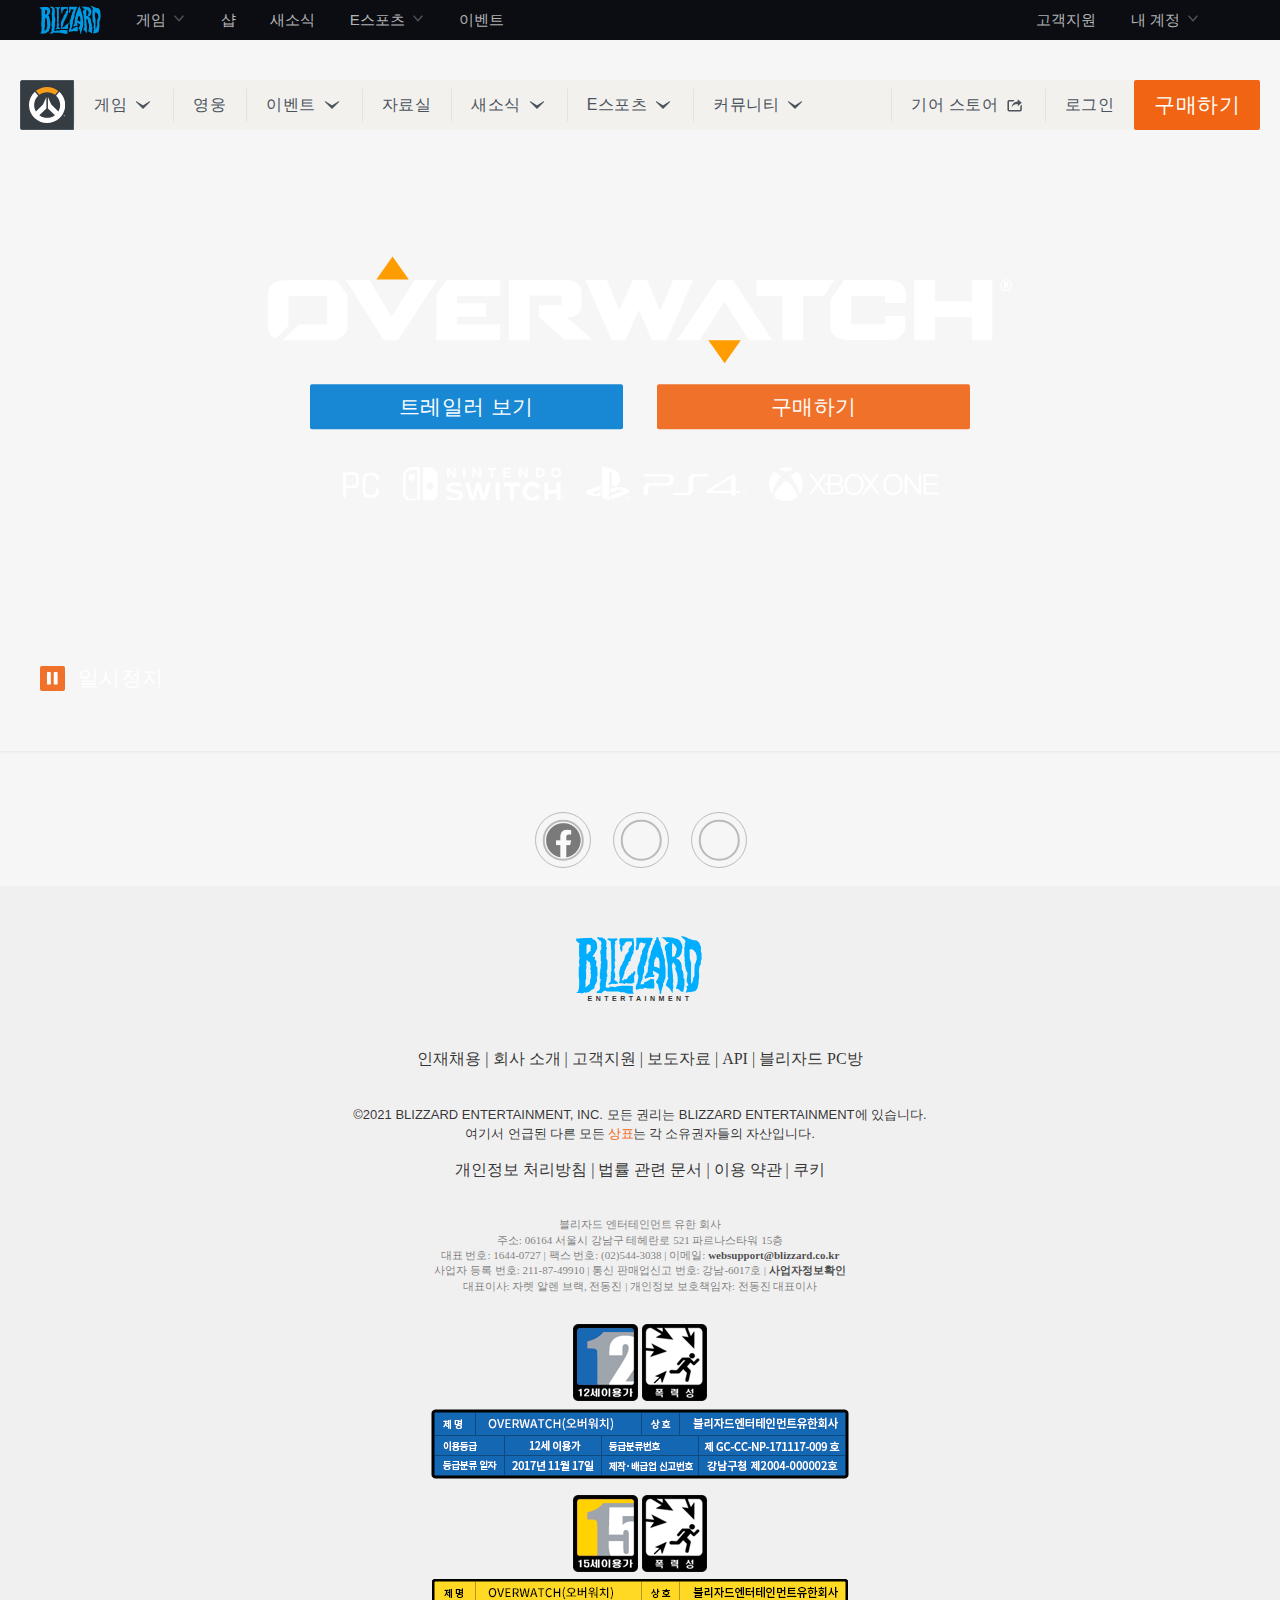
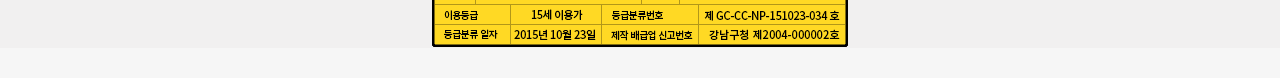
<file: index.html>
<html lang="ko">
<head>
    <meta charset="UTF-8">
    <meta name="viewport" content="width=device-width, initial-scale=1.0">
    <title>Overwatch</title>
    <link rel="stylesheet" href="top_Navbar.css">
    <link rel="stylesheet" href="ow_Navbar_new_1.css">
    <link rel="stylesheet" href="headersection_new.css">
    <link rel="stylesheet" href="mystyle_new.css">
    <link rel="stylesheet" href="footer.css">
</head>
<body>
    <nav class="Navbar">
        <div class="Navbar-container">
            <a href="https://www.blizzard.com/" class="Navbar-logo">
                <!-- <img class="Navbar-svgLogo"src="./images/blizzard-logo.png"/> -->
                <svg xmlns="http://www.w3.org/2000/svg" xmlns:xlink="http://www.w3.org/1999/xlink" viewBox="0 0 151.15 68.46" focusable="false" aria-hidden="true">
                    <path class="Navbar-svgLogo" d="M129.67,4.74c1.13.18,1.95-.25,2.82,0,.31.09.38.46.72.58.56.18.95-.13,1.59,0a4.39,4.39,0,0,0,.51.58c.49.33,1.52.48,2.24.87.46.25.85.77,1.23.87s1-.15,1.52,0,.5.69.87.87c.52.09,1.11-.12,1.52,0s.35.41.65.58h2.1c.33,0,.27.46.5.58.76.18,1.55-.24,2.31,0,.36.11,1,1.14,1.38,1.45a11.69,11.69,0,0,1,1.52,1.3,11.39,11.39,0,0,1,.87,2,11,11,0,0,0,1.3,2.82c0,.89,0,1.76-.07,2.68a19.55,19.55,0,0,0-.07,2.6,15.34,15.34,0,0,0,.72,2.1,28.72,28.72,0,0,1,.14,4.12A12.92,12.92,0,0,1,154,32.3c-.16.57-.83,1.21-.94,1.88a14.56,14.56,0,0,0,.14,2.31,5.33,5.33,0,0,1-1.66,3.76c-.15.83-.1,1.75-.29,2.6a9.35,9.35,0,0,0-.43,1.88c0,.76.1,1.6.14,2.39a60.48,60.48,0,0,1,.14,7.09c-.06,1-.5,1.86-.58,2.75a36.63,36.63,0,0,1-.15,4.12c-.13.64-.39,1.25-.51,1.88s-.2,1.33-.36,2A12.52,12.52,0,0,1,148,68.1c-.43,0-.58.65-1,.94a13,13,0,0,1-3,.94c-.49.13-1,.27-1.52.43a7.2,7.2,0,0,1-1.45.51c-.55,0-1-.54-1.45-.65a6.55,6.55,0,0,1-4.49.79c0-.32.31-.62.51-.87a6,6,0,0,0,.58-6.44c.78-.52,2-.64,2.46-1.45,0-.38-.54-.18-.58-.51-.34-1-.78-2-1.23-3a4.8,4.8,0,0,1-.43-.94,14,14,0,0,1,.22-2.46c.24-2.3.53-4.9.8-7.23a15.4,15.4,0,0,1-1.45-2.68,12,12,0,0,1-1-3.11c-.05-.49.17-1.07.07-1.59-.06-.34-.49-.66-.58-1a12,12,0,0,1-.07-2,18.12,18.12,0,0,1,0-3c.05-.29-.36-.38-.43-.65-.22-.8.3-2.28.22-3.47-.05-.78-.42-1.5-.51-2.17a48.38,48.38,0,0,1,0-5.35V20.51a13.77,13.77,0,0,1,0-2.6c.1-.34.36-.31.51-.65.23-1.51-.32-2.72,0-3.9.08-.32.49-.49.58-.8a9.7,9.7,0,0,0,0-2.68c-.09-.35-.75-.93-1.16-1.3-1.31-1.21-2.62-2.36-3.76-3.61A.36.36,0,0,1,129.67,4.74ZM140,20.44a9.27,9.27,0,0,0,0,3.25c0,1.15,0,2.5.07,3.76a37.11,37.11,0,0,0,.07,3.76c.06.37.34.72.43,1.08a19.38,19.38,0,0,0,.65,2.82c.13.28.34.44.43.72,0,8.46-.13,16.7-.07,25.17a8.91,8.91,0,0,0,1.74-2.53,9.57,9.57,0,0,0,.58-1.66c.16-.66.09-1.28.22-2,.22-1.22,1.25-2.31,1.45-3.54a24.65,24.65,0,0,0,0-3.47c0-2.39.08-4.49.22-6.73a13.77,13.77,0,0,1,.29-3.25c.17-.5.73-.85.94-1.37s.25-1.63.51-2.39c.2-.59.64-1,.72-1.45a16.87,16.87,0,0,0,0-2.46,15.58,15.58,0,0,0,0-2.46c-.06-.27-.31-.44-.43-.72-.37-.85-.43-2.21-.72-2.82-.55-1.14-2.11-1.29-2-2.75-.89.16-1.16-.88-1.88-1.08-.92-.26-1.85.05-3.11-.07C140,20.23,140,20.33,140,20.44Z" transform="translate(-5.71, -4.48)";></path>
                    <path class="Navbar-svgLogo" d="M124.39,30.06c.06.59.18,1.35-.22,1.66a2.81,2.81,0,0,1,3,.8c.17.16.34.48.58.72s.56.37.65.58c.16.36,0,.88.14,1.16s.77.34,1.08.58c.18.79.27,1.66.51,2.53.06.24.24.48.29.72.31,1.48,0,3.15.21,4.63.11.72.47,1.33.51,2,.19.38.6-.21.72.14.48,2.57,1.36,5.63.65,8.32.05.33.61.17.72.43a8.47,8.47,0,0,1,.72,1.88c0,.25-.27.53-.29.79a11.7,11.7,0,0,0,.22,1.23,9.45,9.45,0,0,1-.07,1.66,11.44,11.44,0,0,0-.22,1.52c0,.33.26.64.29.94a9.12,9.12,0,0,1-.43,2.17c-.4,2.13-.73,4.37-1.23,6.36-.82-.37-1.57-.43-2.24-.8a12,12,0,0,1-1.81-1.59,5.3,5.3,0,0,0-4.41-1.74,7.32,7.32,0,0,1,.72-3c.33-.92.67-1.86.94-2.89a26,26,0,0,0,.36-7.23A31.36,31.36,0,0,0,125,49a14.38,14.38,0,0,0-1.38-4.12,1.51,1.51,0,0,0-.79-.72c0-1.47.73-2.66.5-4a5.8,5.8,0,0,0-.65-1.37,12.77,12.77,0,0,0-2.53-3.47,4,4,0,0,1-.58,2.46,6.18,6.18,0,0,0-.58,1.3,16.24,16.24,0,0,0,.29,3.54c.22,2.33.45,4.55.72,6.94a16.31,16.31,0,0,1,.36,3.4c0,.33-.31.55-.36.87.13.48.44.68.51,1.3a16.32,16.32,0,0,1-.07,4.12,11.22,11.22,0,0,0-.36,1.16,16.35,16.35,0,0,0,.36,2.82c.05.46.1,1,.14,1.45.09,1,.24,1.87-.51,2.24a15.26,15.26,0,0,1-.51,5.13c-.41-.42-.43-1-.65-1.52a15.46,15.46,0,0,0-4.77-5.93,8.41,8.41,0,0,1-2.39-1.88A57.17,57.17,0,0,1,114,56c.19-.4.57-.75.65-1.16A2.73,2.73,0,0,0,114,52.4V45.1c0-2.51.2-5,0-7.3,0-.53-.26-1-.36-1.59s0-1.26-.14-1.81-.49-.9-.58-1.37.05-1.06,0-1.59-.34-1.31-.43-2c-.06-.4,0-.8-.07-1.16s-.3-.71-.36-1.09,0-.67-.07-1-.12-.63-.15-.94a18.72,18.72,0,0,0,0-2.39c-.1-.45-.66-.68-.58-1.3-.08-.25-.41-.26-.51-.5a39.1,39.1,0,0,1,0-5.06c1.71-1.4,3.7-2.52,5-4.34a5.63,5.63,0,0,0-1.52-.5c-.28,0-.42.34-.72.43a1.79,1.79,0,0,1-1,0c-.63-2.29-2.55-3.28-4.2-4.56a8.46,8.46,0,0,1-1.08-.21c-.26-.07-.85,0-.79-.43s.66-.21,1-.22c.6,0,1.18,0,1.74-.07,1.57-.11,3.41.12,4.77-.07.53-.08.95-.43,1.45-.43a1.55,1.55,0,0,1,1.16.58c.76.1,1.68-.13,2.53,0a15.71,15.71,0,0,1,2.24.72,14.26,14.26,0,0,0,2.17.72c.55.08,1.1,0,1.59.07,1.6.39,2.27,1.82,3.54,2.39.54,1.4,1.35,2.85,2,4.27a5.77,5.77,0,0,1,.72,3.33,12,12,0,0,1-.07,1.45c-.1.53-.49.92-.58,1.45-.12.78.09,1.51,0,2.31A12.72,12.72,0,0,1,129.09,27,5.5,5.5,0,0,1,124.39,30.06Zm-5.21-16.71c.07,4.82-.1,10,0,14.68,0,.25-.13.67.14.87a3.08,3.08,0,0,0,1.74-.14c1.65-.62,1.85-2,2.46-3.76a8.64,8.64,0,0,0,.44-1c.08-.52-.06-1,.07-1.52.09-.34.44-.73.51-1.09a6.76,6.76,0,0,0-.22-3,12.66,12.66,0,0,0-2.1-3c-.85-1-1.87-2.17-2.89-2.24A.2.2,0,0,0,119.18,13.35Z" transform="translate(-5.71, -4.48)";></path>
                    <path class="Navbar-svgLogo" d="M36.81,6.33c.43.39.68,1,1.23,1.23A4.5,4.5,0,0,1,39,7.49c.85,1,1.67,1.95,2.61,2.82v2.6a12.48,12.48,0,0,1,0,2.53c-.1.35-.56.56-.58.87,0,.72.86.9,1.09,1.3-.13.73.17,1.68,0,2.32-.11.39-.43.38-.5.72V29a11.57,11.57,0,0,0,0,2.75c.13.42.85.69,1,1a6.65,6.65,0,0,1,.29,1.81,81.86,81.86,0,0,1-.14,8.24,7.92,7.92,0,0,1-.14,1.66c-.1.29-.44.49-.51.72-.32,1.12.24,2.59,0,3.62,0,.33.46.26.51.58a14.34,14.34,0,0,1,0,3.11c-.21.32-.52.28-.72.58a1.94,1.94,0,0,0-.29.79c0,.52.72.75.5,1.74-.07.3-.19.38-.5.72-.16.69.2,1.48,0,2.24-.07.28-.49.51-.58.8-.26.87.25,2.33,0,3.33-.08.33-.48.51-.5.94s.73,1,.5,1.74c.65,0,1.31.12,2,.14a5.54,5.54,0,0,0,2-.07c.34-.13.4-.5.65-.72a3.17,3.17,0,0,1,1.16-.65,5.64,5.64,0,0,1,2,.36c1.32.36,3.4.77,4.77,0,.33-.19.37-.48.79-.65a12.48,12.48,0,0,1,3.33-.36c4.73-.21,10.26,0,15.12.07v3.4a21.23,21.23,0,0,0,0,3.33c.18,1,1,1.64,1.23,2.39h-5.5a8.93,8.93,0,0,1-1.81,0c-.33-.1-.38-.42-.65-.58-1,.05-1.85.07-2.17-.58-.85.15-1-.35-1.52-.58H59.74c-1.61,0-3.07.25-3.54-.72-4.42-.11-8.93-.14-13.45-.15a4.11,4.11,0,0,0-3.47-.87,5.16,5.16,0,0,0-1.45.94c-.5.36-1,.7-1.37,1s-.6.79-.87,1c-1.44-.25-3.65-.64-4.92,0-.39-.14-.43-.62-.87-.72.18-.47.62-.68.65-1.3a12.06,12.06,0,0,0,3.4-2.39c.12-.72-.16-1.65,0-2.24.12-.44.48-.44.58-.8s-.51-.41-.58-.79c.23-1.53-.32-2.85,0-4.05.09-.31.49-.5.58-.79.16-.55-.15-1.08,0-1.59.09-.32.39-.36.51-.65.16-1.17-.61-1.41-1.09-2V47.7c.11-.28.5-.27.58-.58-.08-1-.37-2.76,0-3.76.13-.35.37-.44.51-.72V39.89a14.2,14.2,0,0,1,0-2.75c.14-.6.73-.92.72-1.52s-.49-.95-.72-1.3V28.47a10.52,10.52,0,0,0,0-2c-.09-.36-.35-.43-.51-.73v-2.1a9.31,9.31,0,0,1,0-2.1c.18-.59.91-.65,1.08-1.16-.07-1.36.59-3.91-.65-4.27a6.88,6.88,0,0,0,1-2.53,7.12,7.12,0,0,0-1-3.4,5.51,5.51,0,0,0-1.44-.15,5.37,5.37,0,0,0-1.74-2.17,7.55,7.55,0,0,1-1.08-.87c0-.18.58-.61.65-1.08,0-.1,0-.21.07-.22h.8c.34,0,.26.51.58.58Z" transform="translate(-5.71, -4.48)";></path>
                    <path class="Navbar-svgLogo" d="M104.43,72.94c-.09-1.3.13-2.31,0-3.33a16.28,16.28,0,0,0-.8-2.6c-.13-.42-.29-.85-.43-1.3a9.47,9.47,0,0,1-.36-1.3,18.23,18.23,0,0,0,0-1.88c-.23-1-1.91-1.88-2.39-3a2.82,2.82,0,0,1-.29-1.3c.06-.42,1-1.41,1.23-1.81a13.28,13.28,0,0,0,1.88-4,6.52,6.52,0,0,0,.36-2.6c-.12-.54-1-1-1.52-1.37-1.28-.84-2.42-1.36-3.69-2.1a3.06,3.06,0,0,0-2.1-.8,10,10,0,0,1,.43,4.12c.26.24.62.45.94.72a8.91,8.91,0,0,0,.94.72c-.17.75-.75,1.08-.94,1.81a42.53,42.53,0,0,0-4.34-.07,15.86,15.86,0,0,0-2.89,1c-1,.36-2,.67-2.89,1-.65-.34-.46-1.52-1-2a15.59,15.59,0,0,1,.94-1.37c.36-.41.93-.69,1.09-1.16s0-.91.14-1.3c.3-1,1-1.36,2-2,0-.39-.69-.39-.51-.72-.1-1,.43-2,.43-3.11,0-.73-.33-1.33-.22-2a2.08,2.08,0,0,1,.79-1.08c.12-.72-.16-1.51,0-2.1.11-.41.56-.48.58-.87-.21-.36-.48-.35-.58-.72s.14-1.06.14-1.45c0-1-.28-1.74.07-2.53.21-.47.63-.83.87-1.3a8.47,8.47,0,0,0,.65-3.11c.18-.28.54-.54.65-.79a22.1,22.1,0,0,0,.51-3.54,9.85,9.85,0,0,1,1.08-3c.24-.42.67-.77.72-1.09.09-.53-.23-.94-.15-1.37s.42-.63.72-.87a19.29,19.29,0,0,1,1.45-3.69c.2-.34.63-.61.72-.94.18-.66-.16-1.34,0-2a4.2,4.2,0,0,1,.87-1.23c.28-.24.68-.25.87-.51.2-1.19-.09-4,1.88-3.11,1,.44.87,1.84,1.16,3a7.9,7.9,0,0,0,.87,1.81c.33.6,1,1.15,1.08,1.59a11.62,11.62,0,0,1,0,1.88c.16,2.07,1.31,4.24,2,6.22.35,1.1.54,2.23.79,3.25.13.52.3,1,.43,1.59a11.62,11.62,0,0,0,.36,1.66c.14.33.54.53.65.8.1.75-.13,1.42,0,2,.07.33.5.59.58.94s-.14.57-.07.8.5.45.58.72c-.08.79.11,1.84,0,2.75,0,.22-.13.45-.14.65a22.13,22.13,0,0,0,.51,4.48,23.62,23.62,0,0,1,.36,3c.13,2.94.12,6.56,0,9.18a11.31,11.31,0,0,1-.15,2c-.12.45-.51,1-.72,1.59-.57,1.58-1,3.54-2,4.77-.14,1,.19,1.94,0,2.82-.07.34-.39.64-.51.94-.4,1-.43,2.23-1.08,3-.11.55.15,1.11,0,1.66-.07.25-.43.46-.5.72-.21.71.18,1.5,0,2.17-.1.35-.52.61-.8.79C105.14,72.87,104.9,72.69,104.43,72.94Zm-4.34-42.81c-.56.61-.67,1.65-1.23,2.1-.09.07-.38.1-.36.36-.15.63,0,1.22-.14,1.88s-.36,1.07-.43,1.59c-.23,1.63.32,3.15,0,4.85a6.2,6.2,0,0,1,4.12.87,5.09,5.09,0,0,0,2.24,1c.08-2.1.17-4.61.07-6.8a10.78,10.78,0,0,0,0-1.23c0-.2-.22-.51-.29-.79-.32-1.29-.15-3-.94-3.54s-1.39-.26-1.88-.65-.58-1-1.08-1.81C100.21,28.75,100,29.33,100.09,30.13Z" transform="translate(-5.71, -4.48)";></path>
                    <path class="Navbar-svgLogo" d="M96.48,7.2c.14.55-.26,1-.43,1.37A10.38,10.38,0,0,1,94.23,12a4.15,4.15,0,0,1-.36,2.68c-.33.54-1.12.9-1.23,1.37s.12.9.07,1.3c-.1.84-.63,1-1.16,1.59a26.17,26.17,0,0,1-.87,4.77A6.24,6.24,0,0,0,90,25.35a7.64,7.64,0,0,0,.07.87c0,.92-.1,1.89-.14,2.82a9.55,9.55,0,0,1-.07,2.24c-.08.25-.32.41-.43.65a20.79,20.79,0,0,0-.65,2.46,5.31,5.31,0,0,1-1,2.1v1.88c-.36.9-1.4,1.29-1.59,2.24a16.51,16.51,0,0,0,0,3,23.18,23.18,0,0,1,0,3,14.39,14.39,0,0,1-.8,2.31,18.37,18.37,0,0,0-.8,2.31c-.14,1,.08,1.87,0,2.68-.17,1.86-1.1,3.09-2,4.56,0,1.38-.78,2.3-.87,3.33.47.42.44-.46.87-.51.8.62,1.94,0,3,.07.39-.59.21-1.28.58-1.81.57-.83,1.78-.92,2.75-1.3.47-.19,1-.64,1.66-.94,1.44-.67,2.79-1.08,3.33-2.61.46.18.43.6.87.72.7.21,1.78-.22,2.46,0a2.4,2.4,0,0,1,1,1.52c0,.35-.42.74-.51,1.16a3.17,3.17,0,0,0,0,1c.07.41.41.67.51,1.16a15.89,15.89,0,0,1,0,2.53,12.08,12.08,0,0,1,0,2.46c-.1.36-.76.68-.58,1.16h-8c-.33-.06-.25-.52-.58-.58-.9,0-1.68-.42-2.39-.29s-1.3,1.15-2,1.3c-1.68.21-3.14-.1-4.63.14-1.08.18-2,1.1-3.18,1-.57-.52-.56-1.12-.51-2.31a15,15,0,0,1,0-2c.12-.45.65-.67.72-1A2.73,2.73,0,0,0,77,61.37c.23-.48.94-.55,1.16-1.16a3.21,3.21,0,0,0-.07-1.74c.2-.37.63-.45.72-.87s-.18-.92-.14-1.37.38-.82.51-1.23a6.21,6.21,0,0,0,.22-1.67,9.53,9.53,0,0,0-.22-2.46c-.1-.36-.45-.68-.58-1a11.25,11.25,0,0,1-.43-4.48,23.12,23.12,0,0,1,.43-4.56,22.16,22.16,0,0,1,.79-2.17c.77-2,1.69-4.25,2.39-6.29,0-.41-.46-.45-.51-1s.5-1,.72-1.59a8.33,8.33,0,0,0,.14-1.59,6.71,6.71,0,0,1,.8-1.59,5.81,5.81,0,0,0,.79-2c.07-.54-.09-1.13,0-1.74a8.09,8.09,0,0,1,.79-2,22.36,22.36,0,0,1,2.39-4.41c.24-.31.52-.48.58-.72.15-.56-.09-1.1,0-1.52s.39-.43.51-.87c-.74-.76-2,0-3-.29-.46-.16-.54-.74-.87-.87a2.5,2.5,0,0,0-1.3,0,4.75,4.75,0,0,0-1.16.29c-.85.47-1.35,2.75-1.59,4-.29,1.49-.42,3.63-1.37,4.12-.71.37-1.33-.15-1.52.79a5.56,5.56,0,0,1-1-.87,5.38,5.38,0,0,0,.29-1.16c0-.58-.33-1.17-.29-1.67s.67-.85.8-1.3a12.66,12.66,0,0,0,0-2.46V6.62a.54.54,0,0,1,.22-.15H95.32c.28.11.35.42.51.65C96,7.05,96.38,7,96.48,7.2Z" transform="translate(-5.71, -4.48)";></path>
                    <path class="Navbar-svgLogo" d="M25.24,28.25a2.3,2.3,0,0,0,1.3.87c.45.16,1.41.18,1.66.51.76,1-.87,2-.36,2.75.25.35.26-.06.58.07.64.52.93,1.39,1.59,1.88-.34,1.78-.92,4.58-.07,6.22.32.61.88.73,1.16,1.3-.79,3.1.87,7.52-.22,10.13-.15.36-.59.72-.65,1.09a6.65,6.65,0,0,0,.22,1.66,6.84,6.84,0,0,1-.14,3.47,11.56,11.56,0,0,1-.58,1.59,27.71,27.71,0,0,0-1.66,2.82,18.44,18.44,0,0,0-.72,3.76,20.89,20.89,0,0,0-4.27,2.46,4.89,4.89,0,0,0-1.81,1.88c-1.48.26-3.16.32-4.12,1.08-.55,0-.66-.76-1.23-.8s-.81.76-1.3.94a5.07,5.07,0,0,1-1.52.14A18.26,18.26,0,0,1,10,71.71c-.56.36-1.31,0-2.1,0a2,2,0,0,0-.44,0c-.1,0-.22.21-.22.22-.29-.05-1-.91-1.08-1a7.84,7.84,0,0,0,2-1c.33-1.61,1-3.08,1.16-4.7.07-.66,0-1.35,0-2,.06-1.43.21-2.91.22-4.34,0-2.56-.5-5.12-.65-7.74-.19-3.42.27-6.83.14-10.34.11-.32.65-.21.8-.51-.1-.91.09-1.77-.07-2.68-.06-.34-.37-.6-.44-.94a14.56,14.56,0,0,1,.07-2.89c0-.42-.06-.87,0-1.23s.48-.76.58-1.23a3.28,3.28,0,0,0-.65-2.75V18.41a15.62,15.62,0,0,1,0-3.33c.11-.39.37-.38.58-.72-.16-.6.1-1.08-.14-1.37s-.59,0-1.23-.14c-.22-.13-.1-.39-.22-.58-.4-.66-1.34-1.11-1.88-1.74a8.85,8.85,0,0,0-.65-.87c.16-.45,0-.93.07-1.3s.51-.6.65-.87c.77-.08,1.73.11,2.6,0,.52-.07,1-.28,1.52-.36C13.61,6.62,17.4,7,20.83,6.7a12.74,12.74,0,0,1,3.62.15c.3.14.26.48.43.72A7,7,0,0,0,26,8.5c1.89-.13,2.71,1.21,3.4,2.46a8.51,8.51,0,0,1,1.08,3.18c.07.74,0,1.6.14,2.46a7.53,7.53,0,0,1,.07,3,6.88,6.88,0,0,1-.65,1.16C28.68,23.27,27.13,26.56,25.24,28.25ZM18.66,15.09c-.08.28-.45.27-.5.58V25.72a1.89,1.89,0,0,1,1.23.07c.62-.43.69-1.27,1.08-1.88a3.16,3.16,0,0,1,2.46-1.37c.05-1.61-.21-3.54.51-4.48a4.57,4.57,0,0,1-.51-2c.19-.29.58-.39.8-.65-.64-.23-.87,0-1.45-.22s-.64-.9-1-1c-.77-.23-1.58.46-2.46.22,0-.1.32-.38,0-.36A3.3,3.3,0,0,0,18.66,15.09Zm-.5,22.56c-.05.23-.24.37-.29.58-.31,1.2.32,2.3.29,3.4,0,.87-.53,1.72-.51,2.6-.37.14-.6.35-.58.72s.42.44.58.72v9.91A2.12,2.12,0,0,0,16.92,57a33.9,33.9,0,0,0,0,4.27,8.59,8.59,0,0,0,.21,2c-.33.58-.65,1.18-.94,1.81,1.63.09,1.82-1.27,3.11-1.52a21.66,21.66,0,0,0,1.88-2,5.45,5.45,0,0,0,.65-.65c.66-1.09.16-2.77.51-4.34a14,14,0,0,0,1.16-5c0-.32-.38-.25-.43-.51.71-.39.3-1.16.07-1.81a3.49,3.49,0,0,1-.36-2c0-.22.48-.51.58-.94.25-1.11-.5-1.4-.72-2-.48-1.31.31-2.23.43-3.47,0-.26-.31-.27-.36-.51.67-.79-.31-1.87-.5-2.24.15,0,.47.09.5-.07a1.75,1.75,0,0,1-.43-.87c0-.3.29-.29.22-.65a4.69,4.69,0,0,0-1.66-1.66,24.16,24.16,0,0,1-2.67-2.39C18.08,34.33,18.49,36.07,18.15,37.65Z" transform="translate(-5.71, -4.48)";></path>
                    <path class="Navbar-svgLogo" d="M57.49,7.13c5.34-.22,10.78.07,16.2,0,.15.9-.19,2,0,3,.07.35.44.71.51,1a14.46,14.46,0,0,1,0,2.53v7.38c-.14.3-.43.46-.58.87a4.29,4.29,0,0,0,.07,2.53c-1.77,1.63-2.14,4.66-3.4,6.8v2.46c-1.57.72-3.5,1.69-2.68,4.48-.12.31-.54.4-.8.65a14.82,14.82,0,0,0-2.24,4c-.31.69-.59,1.48-.87,2.24a12.36,12.36,0,0,0-.79,2.31c-.06.43.08.93,0,1.37a18,18,0,0,1-.79,2c-.62,1.75-1.19,3.48-2,5.14-.13.28-.38.62-.29.94.63.54,1.33,0,1.88-.29a8.66,8.66,0,0,1,1.67-.87c.48-.1.88,0,1.3-.14a2.89,2.89,0,0,0,1.08-.36,5.57,5.57,0,0,0,1.08-1.59c.82-1.28,1.8-2.73,3.62-3a4.63,4.63,0,0,1,1.16-2.46c.25.14.25.52.51.65C73.38,48.48,73.3,46.88,74,46h1.59a8,8,0,0,0,.29,3.4c-.16.29-.51.24-.72.51-.08.11-.16.47-.29.72a2.84,2.84,0,0,0-.43.94c-.28,2.13.17,5.58.14,7.81a3.44,3.44,0,0,0-2.32,1.16H66.32c-.36-.05-.29-.54-.58-.65-.46.17-.67,0-1,.07-.71.2-.88,1.07-1.45,1.16-.77.11-1.41-.54-2.1-.87h-4c-.29-.31-.72-.59-.72-1s.52-.74.8-1.09c.19-1.17-.26-2.29,0-3.25.08-.31.46-.51.51-.79.13-.78-.71-1.85-1.16-2.24a2.09,2.09,0,0,0,.51-1.16c0-.43-.36-.79-.44-1.16A10.06,10.06,0,0,1,57,46c.12-.69.16-1.47.29-2,.08-.3.34-.58.43-.87.26-.81.18-1.69.43-2.39.46-1.27,1.49-2.1,2.1-3a8.41,8.41,0,0,1,2.31-4.56A35.57,35.57,0,0,1,63.86,28a3.76,3.76,0,0,1,2-2.46c.4-1.28,1.38-2,2.17-2.89a5,5,0,0,1,0-3.33c.2-.37.59-.54.87-.87,1-1.2,1.79-2.87,2.89-3.76V11.18c-1.08,0-2.12,0-3.18-.07a11,11,0,0,0-2.53,0,8.88,8.88,0,0,0-1.45.72A3.43,3.43,0,0,0,62.7,15.3a2.62,2.62,0,0,0-2.17,1.23c-.18,1.58.25,3.23,0,4.63A3.75,3.75,0,0,1,60,22.32a3.59,3.59,0,0,1-.72,1,1.39,1.39,0,0,1-.58-1.59c-.09-.35-.45-.42-.58-.72a15.88,15.88,0,0,0-.51-2.75c.25-1,.77-2.47.36-3.54-.21-.55-.6-.69-.94-1.09.21-1.59-.28-3.41,0-4.84.11-.59.7-.95.58-1.52C57.58,7.19,57.55,7.15,57.49,7.13Z" transform="translate(-5.71, -4.48)";></path>
                    <path class="Navbar-svgLogo" d="M43.46,7.2a42.65,42.65,0,0,0,10.2,0,2,2,0,0,1,.94,2.1c-1.09.35-3,1.35-2.89,2.82,0,.53.61.86.58,1.52s-.65.83-.8,1.38a14.22,14.22,0,0,0,.07,3c.14,3.29.27,7,.07,10.42,0,.61-.18,1.21-.14,1.66a5.9,5.9,0,0,0,.22.65c.21.92.39,1.81.58,2.75-.43.48-.91.69-1,1.45a25.25,25.25,0,0,0,.22,3.91c0,.39,0,.77.07,1.08s.19.48.22.72a5.6,5.6,0,0,1-.07,1.88c-.16.44-.91.84-1,1.3A5.44,5.44,0,0,0,51,45.6c.13.61.13,1.25.22,1.81a5.81,5.81,0,0,0,.36,1.08,7.44,7.44,0,0,1,.43,1,10.8,10.8,0,0,1-.15,2,7.69,7.69,0,0,1-.14,1.88c-.13.34-.74.69-.79,1.09a5.75,5.75,0,0,0,.58,2.31c.34.55,1.13.78,1.74,1.16s1.24.86,1.66,1.16c.11.64.15,1.34.29,2-.68-.26-2-.5-2.6,0a9.27,9.27,0,0,0-3.83-.22,9.21,9.21,0,0,0-2.32.29c-.56.22-.95,1-1.37,1-.61,0-1-.72-1.23-.94.8-1,1.41-2.11,2.6-2.68a34.09,34.09,0,0,0,.36-5.42,10,10,0,0,1,.07-1.81c.1-.37.46-.51.51-.87.07-.55-.39-.9-.51-1.52A4.6,4.6,0,0,1,47,47c.1-.34.43-.63.51-1a24.73,24.73,0,0,0,0-3.47c0-5.45-.14-11.21-.14-16.42a13.17,13.17,0,0,1,0-2.68c.1-.34.16-.31.51-.58,0-.3-.45-.18-.51-.43-.2-3-.42-6.91-.58-10.27a5.49,5.49,0,0,0-.15-1.37c-.36-1-1.87-.51-2.24-1.52a1.85,1.85,0,0,1-.72-.07,9,9,0,0,0-.94-.94A5,5,0,0,1,43.46,7.2Z" transform="translate(-5.71, -4.48)";></path>
                </svg>
            </a>
            <div class="Navbar-items">
                <a class="Navbar-item Navbar-modalToggle">
                    <div class="Navbar-label">게임
                    </div>
                    <div class="Navbar-dropdownIcon">
                        <svg class="arrow" xmlns="http://www.w3.org/2000/svg" viewBox="0 0 64 64">
                            <path d="M31.973,47.916L31.973,47.916c-0.873,0-1.702-0.38-2.272-1.041l-18.78-21.78    c-1.082-1.255-0.942-3.149,0.313-4.231c1.254-1.083,3.149-0.941,4.231,0.313l16.509,19.146l16.562-19.198    c1.081-1.255,2.976-1.396,4.231-0.312c1.255,1.082,1.395,2.977,0.312,4.231L34.245,46.875    C33.675,47.536,32.846,47.916,31.973,47.916z"></path>
                        </svg>
                    </div>
                </a>
                <a class="Navbar-item Navbar-link" href="https://shop.blizzard.com/">
                    <div class="Navbar-label">샵</div>
                </a>
                <a class="Navbar-item Navbar-link" href="https://news.blizzard.com">
                    <div class="Navbar-label">새소식</div>
                </a>
                <a class="Navbar-item Navbar-modalToggle">
                    <div class="Navbar-label">E스포츠
                    </div>
                    <div class="Navbar-dropdownIcon">
                        <svg class="arrow" xmlns="http://www.w3.org/2000/svg" viewBox="0 0 64 64">
                            <path d="M31.973,47.916L31.973,47.916c-0.873,0-1.702-0.38-2.272-1.041l-18.78-21.78    c-1.082-1.255-0.942-3.149,0.313-4.231c1.254-1.083,3.149-0.941,4.231,0.313l16.509,19.146l16.562-19.198    c1.081-1.255,2.976-1.396,4.231-0.312c1.255,1.082,1.395,2.977,0.312,4.231L34.245,46.875    C33.675,47.536,32.846,47.916,31.973,47.916z"></path>
                        </svg>
                    </div>
                </a>
                <a class="Navbar-item Navbar-link" href="https://blizzard.kr/">
                    <div class="Navbar-label">이벤트</div>
                </a>
            </div>
            <div class="Navbar-profileItems">
                <a class="Navbar-support Navbar-item Navbar-link" href="https://support.blizzard.com/" >
                    <div class="Navbar-label">고객지원</div>
                </a>
                <a class="Navbar-account Navbar-item Navbar-modalToggle">
                    <div class="Navbar-label">내 계정</div>
                    <div class="Navbar-dropdownIcon">
                        <svg class="arrow" xmlns="http://www.w3.org/2000/svg" viewBox="0 0 64 64">
                            <path d="M31.973,47.916L31.973,47.916c-0.873,0-1.702-0.38-2.272-1.041l-18.78-21.78    c-1.082-1.255-0.942-3.149,0.313-4.231c1.254-1.083,3.149-0.941,4.231,0.313l16.509,19.146l16.562-19.198    c1.081-1.255,2.976-1.396,4.231-0.312c1.255,1.082,1.395,2.977,0.312,4.231L34.245,46.875    C33.675,47.536,32.846,47.916,31.973,47.916z"></path>
                        </svg>
                    </div>
                </a>
            </div>
        </div>
        <div class="Navbar-modals">
            <div data-toggle="games" class="Navbar-dropdown">    
                <div class="Navbar-modalContent">
                    <div class="Navbar-gamePublishers">
                        <div class="Navbar-gamePublisher columns12" data-name="블리자드">
                            <div class="Navbar-gamPublisherLabel delay-9">블리자드</div>
                            <div class="Navbar-gameLogos">
                                <a class="Navbar-gameLogo delay-1" href="https://blizzcon.playoverwatch.com/">
                                    <img class="Navbar-gameLogoImage" src="./images/Navbar-game/logo-ow2-128.png">
                                    <div class="Navbar-gameLogoLabel">오버워치™ 2</div>
                                </a>
                                <a class="Navbar-gameLogo delay-2" href="https://playoverwatch.com/">
                                    <img class="Navbar-gameLogoImage" src="./images/Navbar-game/logo-ow-128.png">
                                    <div class="Navbar-gameLogoLabel">오버워치</div>
                                </a>
                                <a class="Navbar-gameLogo delay-3" href="https://wolrdofwarcraft.com/">
                                    <img class="Navbar-gameLogoImage" src="./images/Navbar-game/logo-wow-3dd2cfe06df74407.png">
                                    <div class="Navbar-gameLogoLabel">월드 오브 워크래프트</div>
                                </a>
                                <a class="Navbar-gameLogo delay-4" href="https://plahearthstone.com/">
                                    <img class="Navbar-gameLogoImage" src="./images/Navbar-game/logo-hs-93512467e87f82c6.png">
                                    <div class="Navbar-gameLogoLabel">하스스톤®</div>
                                </a>
                                <a class="Navbar-gameLogo delay-5" href="https://herosofthesotrm.com/">
                                    <img class="Navbar-gameLogoImage" src="./images/Navbar-game/logo-heroes-78cae505b7a524fb.png">
                                    <div class="Navbar-gameLogoLabel">히어로즈 오브 더 스톰™</div>
                                </a>
                                <a class="Navbar-gameLogo delay-6" href="https://playwarcraft3.com/">
                                    <img class="Navbar-gameLogoImage" src="./images/Navbar-game/logo-w3r-c8a76eea272dbd55.png">
                                    <div class="Navbar-gameLogoLabel">워크래프트® III: 리포지드™</div>
                                </a>
                                <a class="Navbar-gameLogo delay-7" href="https://diablo.blizzard.com/">
                                    <img class="Navbar-gameLogoImage" src="./images/Navbar-game/logo-d4-648f2299fd6cdd15.png">
                                    <div class="Navbar-gameLogoLabel">디아블로® IV</div>
                                </a>
                                <a class="Navbar-gameLogo delay-8" href="https://diabloimmortal.com">
                                    <img class="Navbar-gameLogoImage" src="./images/Navbar-game/logo-di-01f9ac836ec31eed.png">
                                    <div class="Navbar-gameLogoLabel">디아블로® 이모탈™</div>
                                </a>
                                <a class="Navbar-gameLogo delay-9" href="https://diablo3.blizzard.com/">
                                    <img class="Navbar-gameLogoImage" src="./images/Navbar-game/logo-d3-ab08e4045fed09ee.png">
                                    <div class="Navbar-gameLogoLabel">디아블로® III</div>
                                </a>
                                <br>
                                <span id="Navbar-game-center">
                                <a class="Navbar-gameLogo delay-10" href="https://starcraft2.com/">
                                    <img class="Navbar-gameLogoImage" src="./images/Navbar-game/logo-sc2-6e33583ba0547b6a.png">
                                    <div class="Navbar-gameLogoLabel">스타크래프트 II</div>
                                </a>
                                <a class="Navbar-gameLogo delay-11" href="https://starcraft.com/">
                                    <img class="Navbar-gameLogoImage" src="./images/Navbar-game/logo-scr-fef4f892c20f584c.png">
                                    <div class="Navbar-gameLogoLabel">스타크래프트 리마스터</div>
                                </a>
                                </span>
                            </div>
                        </div>
                        <div class="Navbar-gamePublisher columns4" data-name="Activision">
                            <div class="Navbar-gamPublisherLabel delay-9">Activision</div>
                            <div class="Navbar-gameLogos">
                                <a class="Navbar-gameLogo activision delay-12" href="https://shop.battle.net/ko-kr/product/call-of-duty-black-ops-cold-war">
                                    <img class="Navbar-gameLogoImage" src="./images/Navbar-game/logo-codbocw-d3f2382e4a528719.png">
                                    <div class="Navbar-gameLogoLabel">콜 오브 듀티®: 블랙 옵스 콜드 워</div>
                                </a>
                                <a class="Navbar-gameLogo activision delay-13" href="https://shop.battle.net/ko-kr/family/call-of-duty-mw">
                                    <img class="Navbar-gameLogoImage" src="./images/Navbar-game/logo-codwz-f474cad4f5c0636a.svg">
                                    <div class="Navbar-gameLogoLabel">콜 오브 듀티®: 워존</div>
                                </a>
                                <br>
                                <a class="Navbar-gameLogo activision delay-14" href="https://shop.blizzard.com/product/call-of-duty-modern-warfare-2-campaign-remastered">
                                    <img class="Navbar-gameLogoImage" src="./images/Navbar-game/logo-codmw2cr-403ff7094aa97396.png">
                                    <div class="Navbar-gameLogoLabel">콜 오브 듀티®: 모던 워페어 2 캠페인 리마스터</div>
                                </a>
                                <a class="Navbar-gameLogo activision delay-15" href="https://shop.battle.net/ko-kr/product/call-of-duty-black-ops-4">
                                    <img class="Navbar-gameLogoImage" src="./images/Navbar-game/logo-codbo4-7794ee86f3e8be3e.png">
                                    <div class="Navbar-gameLogoLabel">콜 오브 듀티®: 블랙 옵스 4</div>
                                </a>
                            </div>
                        </div>
                    </div>
                </div>
            </div>
            <div data-toggle="esports" class="Navbar-dropdown">
                <div class="Navbar-modalContent">
                    <div class="Navbar-modalSection">
                        <div class="Navbar-esportsLogos">
                            <a class="Navbar-esport delay-1" href="https://overwatchleague.com/ko-kr">
                                <img class="esportImage" src="./images/esports/esports-overwatch-36d8f7f486d363c1.png">
                                <div class="Navbar-esportLabel">오버워치 리그</div>
                            </a>
                            <a class="Navbar-esport delay-2" href="https://playoverwatch.com/ko-kr">
                                <img class="esportImage" src="./images/esports/esports-overwatch-world-cup-43d00c39399a70b8.png">
                                <div class="Navbar-esportLabel">오버워치 월드컵</div>
                            </a>
                            <a class="Navbar-esport delay-3" href="https://playhearthstone.com/ko-kr/esports/">
                                <img class="esportImage" src="./images/esports/esports-hsm-5b1ed3fe5cf5d4f8.png">
                                <div class="Navbar-esportLabel">하스스톤 마스터즈</div>
                            </a>
                            <a class="Navbar-esport delay-4" href="https://wcs.starcraft2.com/ko-kr/">
                                <img class="esportImage" src="./images/esports/esports-sc2-32be849895ec4e7d.png">
                                <div class="Navbar-esportLabel">스타크래프트 II WCS</div>
                            </a>
                            <a class="Navbar-esport delay-5" href="https://worldofwarcraft.com/ko-kr/esports/arena">
                                <img class="esportImage" src="./images/esports/esports-wowwc-79e9589cf9355f17.png">
                                <div class="Navbar-esportLabel">월드 오브 워크래프트 아레나 월드 챔피언십</div>
                            </a>
                        </div>
                    </div>
                </div>
            </div>
        </div>
    </nav>
    <nav class="ow-SiteNav">
        <a class="ow-SiteNav-logo" href="index.html">
            <!-- <div class="ow-SiteNavLogo-sigil"> -->
                <svg class="Svg-icon" viewBox="0 0 281.5 279.4">
                    <path fill="#F79D19" d="M79 61.1c36.5-27.8 87.1-27.8 123.6 0l25.2-31C176.6-9.8 104.9-9.8 53.7 30L79 61.1z"></path>
                    <path fill="#fff" d="M235.6 36.6l-25.2 31.1c33.6 31.4 41.1 81.9 17.9 121.7l-55.5-53.3-25.9-58.3v88.6l54.9 52.8c-36.1 26.9-85.7 26.9-121.8 0l54.9-52.7V77.7l-26 58.3-55.5 53.3C30.2 149.6 37.6 99.1 71.2 67.7L45.9 36.6c-29.3 26.3-46 63.8-46 103.1 0 77 63.1 139.5 140.8 139.5 77.7 0 140.8-62.5 140.7-139.5.1-39.3-16.6-76.8-45.8-103.1zM271.2 217.6h1.4c.5 0 1.1 0 1.6.1.3 0 .6.2.8.4.4.4.7.9.6 1.5.1.9-.5 1.8-1.5 1.9l2 2.7h-1.8l-1.6-2.5v2.5h-1.5v-6.6zm1.4 1.2v1.7h.1c.3 0 .6 0 .9-.1.2-.2.4-.4.4-.7 0-.3-.1-.5-.3-.7-.3-.2-.6-.2-.9-.2h-.2zm.7 7.9c-3.2 0-5.8-2.6-5.8-5.8s2.6-5.8 5.8-5.8c3.2 0 5.8 2.6 5.8 5.8 0 3.3-2.6 5.8-5.8 5.8zm4.8-5.7c0-2.6-2.1-4.8-4.8-4.8-2.6 0-4.8 2.1-4.8 4.8 0 2.6 2.1 4.8 4.8 4.8 2.7-.1 4.8-2.2 4.8-4.8z"></path>
                </svg>
            <!-- </div> -->
        </a>
        <div class="ow-SiteNav-section ow-SiteNav-section-left">
            <ul class="ow-SiteNav-items">
                <li class="ow-SiteNav-item">
                    <a class="ow-SiteNav-link ow-SiteNavSubNav-toggle" href="https://playoverwatch.com/ko-kr/about/">게임
                        <!-- <img class="Svg-icon" src="./images/ow-Navbar-toggle.png"> -->
                        <svg class="Svg-icon" viewBox="0 0 64 64">
                            <path d="M31.1 43.6L9.6 22.1a1.2 1.2 0 0 1 1.5-1.9l20.3 12.4a1.2 1.2 0 0 0 1.3 0l20.2-12.4a1.2 1.2 0 0 1 1.5 1.9L32.9 43.6a1.2 1.2 0 0 1-1.8 0z"></path>
                        </svg>
                    </a>
                    <!-- <ul class="ow-SiteNav-subNav">
                        <li class="ow-SiteNavSubNav-item">
                            <a class="ow-SiteNav-link" href="information.html">정보</a>
                        </li>
                        <li class="ow-SiteNavSubNav-item">
                            <a class="ow-SiteNav-link" href="space.html">전장</a>
                        </li>
                    </ul> -->
                </li>
                <li class="ow-SiteNav-item">
                    <a class="ow-SiteNav-link" href="https://playoverwatch.com/ko-kr/heroes/">영웅</a>
                </li>
                <li class="ow-SiteNav-item">
                    <a class="ow-SiteNav-link ow-SiteNavSubNav-toggle" href="https://playoverwatch.com/ko-kr/kanezaka-challenge/">이벤트
                        <!-- <img class="Svg-icon" src="./images/ow-Navbar-toggle.png"> -->
                        <svg class="Svg-icon" viewBox="0 0 64 64">
                            <path d="M31.1 43.6L9.6 22.1a1.2 1.2 0 0 1 1.5-1.9l20.3 12.4a1.2 1.2 0 0 0 1.3 0l20.2-12.4a1.2 1.2 0 0 1 1.5 1.9L32.9 43.6a1.2 1.2 0 0 1-1.8 0z"></path>
                        </svg>
                    </a>
                </li>
                <li class="ow-SiteNav-item">
                    <a class="ow-SiteNav-link" href="https://playoverwatch.com/ko-kr/media/">자료실</a>
                </li>
                <li class="ow-SiteNav-item">
                    <a class="ow-SiteNav-link ow-SiteNavSubNav-toggle" href="https://playoverwatch.com/ko-kr/news/">새소식
                        <!-- <img class="Svg-icon" src="./images/ow-Navbar-toggle.png"> -->
                        <svg class="Svg-icon" viewBox="0 0 64 64">
                            <path d="M31.1 43.6L9.6 22.1a1.2 1.2 0 0 1 1.5-1.9l20.3 12.4a1.2 1.2 0 0 0 1.3 0l20.2-12.4a1.2 1.2 0 0 1 1.5 1.9L32.9 43.6a1.2 1.2 0 0 1-1.8 0z"></path>
                        </svg>
                    </a>
                </li>
                <li class="ow-SiteNav-item">
                    <a class="ow-SiteNav-link ow-SiteNavSubNav-toggle" href="https://playoverwatch.com/ko-kr/esports/">E스포츠
                        <!-- <img class="Svg-icon" src="./images/ow-Navbar-toggle.png"> -->
                        <svg class="Svg-icon" viewBox="0 0 64 64">
                            <path d="M31.1 43.6L9.6 22.1a1.2 1.2 0 0 1 1.5-1.9l20.3 12.4a1.2 1.2 0 0 0 1.3 0l20.2-12.4a1.2 1.2 0 0 1 1.5 1.9L32.9 43.6a1.2 1.2 0 0 1-1.8 0z"></path>
                        </svg>
                    </a>
                <li class="ow-SiteNav-item">
                    <a class="ow-SiteNav-link ow-SiteNavSubNav-toggle" href="https://playoverwatch.com/ko-kr/search/">커뮤니티
                        <!-- <img class="Svg-icon" src="./images/ow-Navbar-toggle.png"> -->
                        <svg class="Svg-icon" viewBox="0 0 64 64">
                            <path d="M31.1 43.6L9.6 22.1a1.2 1.2 0 0 1 1.5-1.9l20.3 12.4a1.2 1.2 0 0 0 1.3 0l20.2-12.4a1.2 1.2 0 0 1 1.5 1.9L32.9 43.6a1.2 1.2 0 0 1-1.8 0z"></path>
                        </svg>
                    </a>
                </li>
                <li class="ow-SiteNav-item"></li>
            </ul>
        </div>
        <div class="ow-SiteNav-section ow-SiteNav-section-right">
            <div class="ow-SiteNav-item">
                <a class="ow-SiteNav-link" href="https://gear.blizzard.com" target="_blank">기어 스토어
                    <!-- <img class="Svg-icon" src="./images/ow-site-newtab.png"> -->
                    <svg class="Svg-icon" viewBox="0 0 64 64">
                        <path d="M21.7 39.1c3.9-6.1 9-10 19.1-10v7L53.7 25 40.8 13.8v6.7c-14.7 0-19.1 12.5-19.1 18.6z"></path>
                        <path d="M48.8 35.7v11.5a.5.5 0 0 1-.5.5h-35a.5.5 0 0 1-.5-.5v-26a.5.5 0 0 1 .5-.5h12.6l5-5H13.3a5.5 5.5 0 0 0-5.5 5.5v26a5.5 5.5 0 0 0 5.5 5.5h35a5.5 5.5 0 0 0 5.5-5.5V30.7z"></path>
                    </svg>
                </a>
            </div>
            <div class="ow-SiteNav-item ow-SiteNav-login">
                <a class="ow-SiteNav-link" href="login.html">로그인</a>
            </div>
        </div>
        <div class="ow-SiteNavCta-wrapper">
            <a class="Button ow-SiteNav-button" href="https://kr.shop.battle.net/ko-kr/product/overwatch?blzcmp=ow_buy_nav">구매하기</a>
            <!-- 플랫폼 선택 후 구매페이지 나중에 시간 남으면 하기 -->
        </div>
    </nav>
    <section id="site">
        <section class="HeaderSection">
            <video class="HeaderSection-video" autoplay="autoplay" loop="loop" muted="muted" poster="https://static.playoverwatch.com/img/pages/home/header-video-poster-1a376b6716.jpg">
                <!-- <source src="video/header-703354f97f.mp4">             -->
                    <source src="https://static.playoverwatch.com/video/pages/home/header-04cd3f46c6.webm">
                    <source src="https://static.playoverwatch.com/video/pages/home/header-703354f97f.mp4">
            </video>
            <div class="HeaderSection-inner Container">
                <h1 class="HeaderSection-title">
                    <svg class="HeaderSection-logo" viewBox="0 27 64 9.4">
                        <g>
                            <polygon fill="rgb(255,156,0)" points="10.71 27.11 12.11 29.09 9.32 29.09 10.71 27.11"></polygon>
                            <polygon points="34.85 29.15 33.74 31.79 33.74 31.79 32.59 29.15 31.38 29.15 30.23 31.75 29.14 29.15 27.3 29.15 29.58 34.33 30.73 34.33 31.9 31.72 33.05 34.33 34.29 34.33 36.55 29.15 34.85 29.15"></polygon>
                            <polygon points="60.55 29.15 60.55 30.97 57.38 30.97 57.38 29.15 55.6 29.15 55.6 34.33 57.38 34.33 57.38 32.33 60.55 32.33 60.55 34.33 62.31 34.33 62.31 29.15 60.55 29.15"></polygon>
                            <polygon points="38.65 29.15 35.18 34.33 37.1 34.33 39.26 31 41.39 34.33 43.38 34.33 39.99 29.15 38.65 29.15"></polygon>
                            <polygon points="14.56 29.15 12.61 29.15 10.64 32.3 8.7 29.15 6.7 29.15 9.96 34.33 11.17 34.33 14.56 29.15"></polygon>
                            <polygon points="42.01 29.15 42.01 30.51 44.26 30.51 44.26 34.33 46.03 34.33 46.03 30.51 47.81 30.51 48.71 29.15 42.01 29.15"></polygon>
                            <path d="M6,29.53a2.1,2.1,0,0,0-.61-.08H1.45c-.9,0-1.45.45-1.45,1.17v2.83a1.07,1.07,0,0,0,.61,1l.07,0,1.08-1.09V30.8h3.3v2.46H2.64L1.27,34.62h4.1c.86,0,1.46-.48,1.46-1.17V30.76L6,29.54Z" transform="translate(0 -0.29)"></path>
                            <path d="M53.41,29.44H49.87l-.28,0h-.05l-.15.24h0l-1,1.47v2.27c0,.69.6,1.17,1.45,1.17h3.53a1.31,1.31,0,0,0,1.46-1.17v-.89H53.1v.7H50.18V30.8H53.1v.6h1.77v-.78C54.87,29.91,54.29,29.44,53.41,29.44Z" transform="translate(0 -0.29)"></path>
                            <polygon points="14.47 30.45 14.47 34.33 19.95 34.33 19.95 32.97 16.24 32.97 16.24 32.31 18.74 32.31 18.74 31.13 16.24 31.13 16.24 30.51 19.95 30.51 19.95 29.15 15.37 29.15 14.47 30.45"></polygon>
                            <path d="M25.66,32.68c.63,0,1.31-.33,1.31-.94V30.5c0-.65-.51-1.06-1.33-1.06H20.73v5.18H22.5V30.77h2.77s0,0,0,.05v.78h0a.19.19,0,0,1-.1,0H23.3v1l2.17,1.95h2.42l-2.23-1.94Z" transform="translate(0 -0.29)"></path>
                            <polygon fill="rgb(255,156,0)" points="39.28 36.31 37.88 34.33 40.67 34.33 39.28 36.31"></polygon>
                            <path d="M63.32,29.59h.26l.07,0a.16.16,0,0,1,.05.13.15.15,0,0,1-.13.17l.18.24h-.16l-.15-.22v.22h-.13Zm.13.1v.15h.09a.07.07,0,0,0,0-.06.07.07,0,0,0,0-.06l-.08,0Z" transform="translate(0 -0.29)"></path>
                            <path d="M63.5,30.37a.5.5,0,1,1,.5-.5A.5.5,0,0,1,63.5,30.37Zm.41-.5a.41.41,0,1,0-.41.41A.41.41,0,0,0,63.91,29.87Z" transform="translate(0 -0.29)"></path>
                        </g>
                    </svg>
                </h1>
                <div class="HeaderSection-ctaWrapper">
                    <a class="HeaderSection-cta HeaderSection-cta-trailer" href="https://www.youtube.com/watch?v=ELPl0d3SXCE" target="_blank">
                        <span>트레일러 보기</span>
                    </a>
                    <a class="HeaderSection-cta HeaderSection-cta-buying" href="https://shop.blizzard.com/product/overwatch?blzcmp=ow_buy_header">
                        <span>구매하기</span>
                        <!-- 플랫폼 선택 후 구매페이지 나중에 시간 남으면 하기 -->
                    </a>
                </div>
                <div class="HeaderSection-platformWrapper">
                    <svg class="HeaderSection-platformIcon platformIcon-pc" viewBox="0 0 32 32">
                        <path d="M10.7,6.8c-2.1,0-4.2,0-5.6,0H3.1v18H5v-6.7c0.9,0,3.4,0,6,0c3.2,0,3.4-2.6,3.4-5.8C14.4,9,14.4,6.8,10.7,6.8z M12.7,12.6
                        c0,2,0,3.6-2,3.6c-1.6,0-4.6,0-5.6,0V8.5c1.2,0,3.8,0,5.6,0C12.9,8.5,12.7,10.6,12.7,12.6z"></path>
                        <path d="M26.8,18.3c0,0,1,4.9-3.7,4.9c-3.5,0-4-1.4-4.1-3.1v-8.3c0.1-1.7,0.5-3.1,4.1-3.1c4.7,0,3.7,3.6,3.7,3.6h2.1
                        c0-3.4-0.2-5.4-5.7-5.4c-4.8,0-5.8,2.2-6,4.1l0,0v0.5c0,0.3,0,0.6,0,0.9v7.3c0,0.3,0,0.6,0,0.9v1.2h0.1c0.4,1.7,1.7,3.4,5.8,3.4
                        c5.9,0,5.7-3.4,5.7-6.8h-2.1V18.3z"></path>
                    </svg>
                    <svg class="HeaderSection-platformIcon platformIcon-ns" viewBox="0 6 220 32">
                        <g class="cls-2">
                            <path class="cls-3" d="M7.41,14.28A4.48,4.48,0,1,0,11.89,9.8h0a4.47,4.47,0,0,0-4.47,4.47ZM19.12,43.75H12.2a8.38,8.38,0,0,1-8.37-8.36V12.2A8.36,8.36,0,0,1,12.2,3.84h6.92ZM22.6,0H12.2A12.2,12.2,0,0,0,0,12.2V35.39a12.2,12.2,0,0,0,12.2,12.2H22.6a.35.35,0,0,0,.35-.35h0V.35A.35.35,0,0,0,22.61,0ZM37.13,21.36a4.81,4.81,0,1,1-4.71,4.71A4.8,4.8,0,0,1,37.13,21.36ZM28.06,47.59h7.33a12.2,12.2,0,0,0,12.2-12.2V12.2A12.2,12.2,0,0,0,35.39,0H28a.3.3,0,0,0-.31.3h0V47.24a.35.35,0,0,0,.34.35Z"></path>
                        </g>
                        <path class="cls-3" d="M187.62,11.51h-2.89V3.81h2.89a3.85,3.85,0,0,1,0,7.7ZM187.49,1H182V14.3h5.49a6.74,6.74,0,0,0,6.83-6.64A6.74,6.74,0,0,0,187.49,1ZM177.32,25.84a8,8,0,0,1,6.87,3.88l4.08-3.53a13.36,13.36,0,1,0,0,14.9l-4.08-3.54a8,8,0,0,1-6.87,3.89,7.8,7.8,0,1,1,0-15.6Zm-38.62.56h8V46.13h5.38V26.4h7.83V21.09H138.7V26.4ZM210.87,31h-11.7V21.09H194v25h5.18v-10h11.7v10h5.18v-25h-5.18ZM225.29,42.4l-.94,2.73-.94-2.73h-1v3.73H223V43.28l1,2.82v0h.65l0,0,1-2.82v2.85h.66V42.4ZM210,11.8a4.14,4.14,0,1,1,4.13-4.13A4.14,4.14,0,0,1,210,11.8ZM210,.58A7.09,7.09,0,1,0,217,7.67,7.09,7.09,0,0,0,210,.58Zm8.55,42.54h1.14v3h.72v-3h1.13v-.71h-3v.71ZM147.87,11.84h-7.63V8.73h7V6.33h-7V3.46h7.63V1H137.55V14.3h10.32V11.84Zm22.9,2.46V1h-2.69V9.75L161.55,1h-2.68V14.3h2.69V5.43l6.59,8.87Zm-88.51,0h2.95V1H82.26V14.3ZM70.74,30.92c-3.62-.59-5.95-1.26-5.95-3,0-1.95,2.6-2.69,6.09-2.69A21.46,21.46,0,0,1,78.55,27l1.78-4.33a27.86,27.86,0,0,0-9.7-1.93c-5.41,0-11.17,2.64-11.17,7.53,0,4,2.8,6,10,7.22,5.07.88,7.85,1.35,7.77,3.53,0,1.2-1,3.21-6.67,3.21a17.63,17.63,0,0,1-9-2.34l-2.37,4.28a24.64,24.64,0,0,0,11,2.65c8,0,12.17-2.76,12.17-8,0-3-1-6.18-11.61-7.92Zm39.76,8.34-5.3-18.17h-4.44l-5.29,18.1-4.81-18.1H85.21l7.08,25h6L103,29.63l4.64,16.5h6l7.13-25h-5.45L110.5,39.26ZM97.92,5.43l6.59,8.87h2.62V1h-2.69V9.75L97.91,1H95.22V14.3h2.7ZM127,46.13h5.57v-25H127ZM127.83,1H116.58V3.85h4.24V14.3h2.86V3.85h4.14V1ZM63,5.43l6.6,8.87h2.61V1H69.56V9.75L63,1H60.35V14.3H63V5.43Z"></path>
                    </svg>
                    <svg class="HeaderSection-platformIcon platformIcon-psn" viewBox="0 0 151 32">
                        <path d="M39.017,31.1a0.113,0.113,0,0,1-.053-0.076c0-.03-0.008-0.073-0.012-0.135l-0.01-.225a0.4,0.4,0,0,0-.061-0.235,0.325,0.325,0,0,0-.1-0.086,0.469,0.469,0,0,0,.13-0.129,0.477,0.477,0,0,0,.069-0.269,0.434,0.434,0,0,0-.256-0.431,0.742,0.742,0,0,0-.328-0.06h-0.8v1.76h0.3V30.491h0.471a0.572,0.572,0,0,1,.187.026,0.2,0.2,0,0,1,.1.191l0.014,0.28c0.006,0.066.008,0.111,0.012,0.138a0.232,0.232,0,0,0,.02.066L38.7,31.213H39.04v-0.1ZM38.6,30.17a0.409,0.409,0,0,1-.227.055h-0.48v-0.5H38.4a0.373,0.373,0,0,1,.167.032,0.212,0.212,0,0,1,.106.21A0.237,0.237,0,0,1,38.6,30.17Zm0.754-.921a1.516,1.516,0,0,0-1.1-.467,1.589,1.589,0,0,0-1.1,2.7,1.532,1.532,0,0,0,2.2,0A1.607,1.607,0,0,0,39.352,29.248Zm-1.1,2.431a1.257,1.257,0,0,1-.913-0.386,1.332,1.332,0,0,1,0-1.859,1.268,1.268,0,0,1,1.824,0A1.32,1.32,0,0,1,38.253,31.679ZM6.675,25.863a7.091,7.091,0,0,0,3.975-.208l3.283-1.213v3.514l-0.653.11a21.165,21.165,0,0,1-10.233-.839C-0.166,26.306-.7,24.388.763,23.281a15.573,15.573,0,0,1,3.658-1.789l9.513-3.442v3.923l-6.846,2.5C5.876,24.91,5.694,25.538,6.675,25.863Zm33.69-1.371a7.615,7.615,0,0,1-2.745,1.753l-14.5,5.3v-3.91L33.79,23.764c1.212-.441,1.4-1.066.415-1.393a7.109,7.109,0,0,0-3.975.207L23.116,25.13V21.072l0.408-.141a24.076,24.076,0,0,1,4.945-1.07,20.8,20.8,0,0,1,9.208,1.119C40.809,21.987,41.16,23.472,40.365,24.492ZM24.5,17.833v-10c0-1.171-.212-2.25-1.3-2.557-0.829-.275-1.342.512-1.342,1.683V32l-6.638-2.145V0a79.212,79.212,0,0,1,9.145,2.548c5.618,1.967,7.523,4.411,7.523,9.917C31.889,17.831,28.634,19.867,24.5,17.833Zm120.3,5.256-4.024,0h0.14a0.14,0.14,0,0,1-.14-0.138V9.675c0-2.039-1.387-2.708-3.332-1.485l-23.354,14.6c-0.918.574-1.226,1.222-1,1.7a1.685,1.685,0,0,0,1.706.7l21.69,0a0.137,0.137,0,0,1,.124.1v1.863a0.139,0.139,0,0,0,.134.143h3.9a0.141,0.141,0,0,0,.136-0.143V25.338a0.141,0.141,0,0,1,.136-0.143h3.888a0.141,0.141,0,0,0,.14-0.141V23.225A0.14,0.14,0,0,0,144.795,23.089Zm-8.19-.149a0.14,0.14,0,0,1-.137.143h-18.18a0.24,0.24,0,0,1-.246-0.093,0.212,0.212,0,0,1,.133-0.226l18.094-11.341a0.205,0.205,0,0,1,.336.186V22.94Zm-59.3-4.755H60.975c-1.508,0-2.562,1.3-2.562,3.156v5.825a0.137,0.137,0,0,1-.136.139H54.394a0.137,0.137,0,0,1-.137-0.139l0-5.825c0-3,1.993-5.265,4.638-5.265H75.931c1.826,0,2.692-1.338,2.692-3.195s-0.868-3.2-2.692-3.2H54.394a0.138,0.138,0,0,1-.138-0.139V7.715a0.137,0.137,0,0,1,.136-0.137H77.308c3.674,0,5.471,2.305,5.471,5.307S80.982,18.185,77.308,18.185Zm37.418-8.5h-11.29c-1.824,0-2.69,1.337-2.69,3.2V22c0,3-1.8,5.3-5.475,5.3H81.99a0.137,0.137,0,0,1-.136-0.139V25.334a0.136,0.136,0,0,1,.134-0.139H93.9c1.825,0,2.692-1.336,2.692-3.194v-9.12c0-3,1.8-5.3,5.471-5.3l12.667,0a0.137,0.137,0,0,1,.134.139V9.545A0.135,0.135,0,0,1,114.726,9.681ZM150.715,27.3V25.5l-0.594,1.8h-0.284l-0.594-1.8v1.8h-0.284V25.083h0.4l0.624,1.883,0.627-1.883H151V27.3h-0.285Zm-2.745-1.965V27.3h-0.276V25.333h-0.72v-0.25h1.708v0.25H147.97Z"></path>
                    </svg>
                    <svg class="HeaderSection-platformIcon platformIcon-xbl" viewBox="0 0 159 32">
                        <path d="M101.725,25.848l-6.069-8.321-6.063,8.322H87.1l7.3-10.054L87.728,6.654h2.5l5.43,7.454,5.43-7.454h2.5l-6.659,9.137,7.3,10.056h-2.5Zm-47.3,0L47.125,15.792l6.664-9.137h-2.5L45.859,14.11,40.433,6.654H37.942L44.6,15.792,37.3,25.844h2.5l6.063-8.318,6.068,8.318h2.5Zm13.887-9.326a5.32,5.32,0,0,0-1.246-.8,4.354,4.354,0,0,0,2.285-3.844c0-1.228-.448-5.221-6.176-5.221H55.466v8.274H52.9c-0.333.439-1.091,1.494-1.379,1.926h3.948v8.991l7.716,0c4.18,0,6.776-2.143,6.776-5.6a4.758,4.758,0,0,0-1.64-3.724M57.6,8.656h5.583c1.51,0,4.041.38,4.041,3.05,0,2.018-1.474,3.221-4.041,3.221H57.6V8.656h0ZM63.18,23.844H57.6V16.858H63.18c2.116,0,4.649.59,4.649,3.342,0,3.169-2.912,3.643-4.649,3.643M79.993,6.212c-5.337,0-9.067,4.123-9.067,10.027s3.73,10.032,9.067,10.032,9.052-4.119,9.052-10.032S85.325,6.212,79.993,6.212m0,18.029c-4.066,0-6.915-3.292-6.915-8s2.849-8,6.915-8,6.892,3.29,6.892,8-2.832,8-6.892,8M4.725,4.6L4.71,4.614v0A16.115,16.115,0,0,0,3.236,25.689a0.07,0.07,0,0,0,.085.027,0.064,0.064,0,0,0,.018-0.082C2.132,21.863,8.3,12.722,11.492,8.89a0.085,0.085,0,0,0,.023-0.047,0.073,0.073,0,0,0-.03-0.052C6.122,3.4,4.69,4.631,4.71,4.614M26.948,4.6l0.015,0.013v0a16.117,16.117,0,0,1,1.472,21.074,0.069,0.069,0,0,1-.085.027,0.068,0.068,0,0,1-.018-0.082c1.207-3.771-4.959-12.919-8.146-16.752a0.075,0.075,0,0,1-.023-0.045,0.069,0.069,0,0,1,.03-0.054c5.365-5.393,6.787-4.151,6.769-4.168M15.837,0a15.5,15.5,0,0,1,8.249,2.342,0.059,0.059,0,0,1-.05.106c-3.066-.669-7.726,2.007-8.166,2.274a0.05,0.05,0,0,1-.068,0c-1.169-.678-5.477-2.959-8.189-2.257a0.063,0.063,0,0,1-.077-0.029,0.064,0.064,0,0,1,.027-0.079A15.48,15.48,0,0,1,15.837,0m0,12.831a0.089,0.089,0,0,1,.05.025C20.626,16.5,28.737,25.5,26.26,28.041l0,0,0,0h0a15.708,15.708,0,0,1-20.849,0l0,0,0,0C2.938,25.5,11.048,16.5,15.782,12.857a0.1,0.1,0,0,1,.055-0.025M141.09,6.654V22.4L129.6,6.643l-1.883,0V25.816h2.114v-15.4l11.25,15.413,2.12,0V6.654H141.09Zm-24.347-.446c-5.336,0-9.068,4.125-9.068,10.027s3.732,10.039,9.068,10.039,9.052-4.126,9.052-10.039-3.72-10.027-9.052-10.027m0,18.032c-4.066,0-6.915-3.292-6.915-8.005s2.849-8,6.915-8,6.892,3.292,6.892,8-2.832,8.005-6.892,8.005m30.964-.288v-7.1h10.452V14.981H147.707V8.517h11.161V6.641H145.581v19.19H159V23.953H147.707Z"></path>
                    </svg>
                </div>
            </div>
            <a class="VidControl">
                <span class="VidControl-inner VidControl-inner-pause">
                    <div class="VidControl-button">
                        <svg class="VidControl-icon" viewBox="0 0 11 13">
                            <path fill-rule="evenodd" d="M10.000,13.000 L8.000,13.000 C7.448,13.000 7.000,12.552 7.000,12.000 L7.000,1.000 C7.000,0.448 7.448,0.000 8.000,0.000 L10.000,0.000 C10.552,0.000 11.000,0.448 11.000,1.000 L11.000,12.000 C11.000,12.552 10.552,13.000 10.000,13.000 ZM3.000,13.000 L1.000,13.000 C0.448,13.000 -0.000,12.552 -0.000,12.000 L-0.000,1.000 C-0.000,0.448 0.448,0.000 1.000,0.000 L3.000,0.000 C3.552,0.000 4.000,0.448 4.000,1.000 L4.000,12.000 C4.000,12.552 3.552,13.000 3.000,13.000 Z"></path>
                        </svg>
                    </div>
                    <span class="VidControl-text">일시정지</span>
                </span>
                <span class="VidControl-inner VidControl-inner-play">
                    <div class="VidControl-button">
                        <svg class="VidControl-icon" viewBox="0 0 32 32">
                            <path d="M7.5,2.6c0,0-0.6,0-1.2,0.1L5,3.9v24.3l1.2,1.2h1.3l21.8-12.8v-1.3L7.5,2.6z"></path>
                        </svg>
                    </div>
                    <span class="VidControl-text">재생</span>
                </span>
            </a>
        </section>
    </section>
    <div id="PlatformModal"></div>
    <section class="overwatch-footer section-divider">
        <hr class="footer-rule">
        <!-- <img src="./images/buy-bar-bg-3c956a1db2.jpg"> -->
        <section class="SocialModule" id="social">
            <h4 class="SocialModule-title">소셜 서비스</h4>
            <ul class="SocialModule-links">
                <li class="SocialModule-linkItem" id="facebook">
                    <a class="SocialIcon SocialIcon-facebook" href="https://www.facebook.com/OverwatchKR">
                        <img class="SocialIcon-linkImage" id="social" src="./images/footer/sns/f_logo_RGB-Black_58.png">
                    </a>
                </li>
                <li class="SocialModule-linkItem" id="twitter">
                    <a class="SocialIcon" href="https://www.twitter.com/OverwatchKR">
                        <svg id="social" xmlns:svg="http://www.w3.org/2000/svg" xmlns="http://www.w3.org/2000/svg" viewBox="0 0 64 64">
                            <path d="M54,18.9c-1.4,0.7-2.9,1.1-4.5,1.3c3.6-2.4,3.4-4.9,3.4-4.9c-1.7,1-3.5,1.8-5.5,2.2c-3.3-3.5-8.8-3.7-12.3-0.4         c-2.3,2.1-3.2,5.3-2.5,8.3h-0.4c-10.7-0.5-17.4-9-17.4-9c-3.8,7.4,2.3,11.5,2.3,11.5c-1.3,0-2.5-0.3-3.6-1c0.1,7.1,6.8,8.6,6.8,8.6         c-1.2,0.3-2.4,0.4-3.6,0.2c1.2,5.4,7.7,6.1,7.7,6.1C21.2,45.3,12,45.4,12,45.4c11.5,7.3,26.7,3.9,34-7.6c2.5-3.9,3.8-8.5,3.8-13.2         c0-0.3,0-0.5,0-0.8s0-0.3,0-0.4v-0.1C51.6,22.2,53,20.7,54,18.9z"></path>
                        </svg>
                    </a>
                </li>
                <li class="SocialModule-linkItem" id="youtube">
                    <a class="SocialIcon" href="https://www.youtube.com/OverwatchKR">
                        <svg id="social" xmlns:svg="http://www.w3.org/2000/svg" xmlns="http://www.w3.org/2000/svg" viewBox="0 0 64 64">
                            <path d="M55.9,32a54.4,54.4,0,0,0-.5-8.3c-.6-4.3-1.9-5.9-2.7-6.8a5.9,5.9,0,0,0-2.9-1.2s-5.5-.4-16-.4H30.1c-10.5,0-16,.4-16,.4a5.9,5.9,0,0,0-2.9,1.2c-.8.9-2.1,2.5-2.7,6.8A54.5,54.5,0,0,0,8.1,32h0a54.5,54.5,0,0,0,.5,8.3c.6,4.3,1.9,5.9,2.7,6.8a5.9,5.9,0,0,0,2.9,1.2s5.5.4,16,.4h3.7c10.5,0,16-.4,16-.4a5.9,5.9,0,0,0,2.9-1.2c.8-.9,2.1-2.5,2.7-6.8a54.4,54.4,0,0,0,.5-8.3ZM27.1,40.9V23.2L40.8,32Z"></path>
                        </svg>
                    </a>
                </li>
            </ul>
        </section>
    </section>
    <div class="footer-container" id="Page-footer">
        <div class="NavbarFooter" id="global-navbar-footer">
            <div class="NavbarFooter-logoContainer">
                <a class="NavbarFooter-logo" href="https://www.blizzard.com/">
                    <svg class="NavbarFooter-logoUpper" xmlns="http://www.w3.org/2000/svg" viewBox="0 0 151.15 68.46">
                        <path class="Navbar-svgLogo" d="M129.67,4.74c1.13.18,1.95-.25,2.82,0,.31.09.38.46.72.58.56.18.95-.13,1.59,0a4.39,4.39,0,0,0,.51.58c.49.33,1.52.48,2.24.87.46.25.85.77,1.23.87s1-.15,1.52,0,.5.69.87.87c.52.09,1.11-.12,1.52,0s.35.41.65.58h2.1c.33,0,.27.46.5.58.76.18,1.55-.24,2.31,0,.36.11,1,1.14,1.38,1.45a11.69,11.69,0,0,1,1.52,1.3,11.39,11.39,0,0,1,.87,2,11,11,0,0,0,1.3,2.82c0,.89,0,1.76-.07,2.68a19.55,19.55,0,0,0-.07,2.6,15.34,15.34,0,0,0,.72,2.1,28.72,28.72,0,0,1,.14,4.12A12.92,12.92,0,0,1,154,32.3c-.16.57-.83,1.21-.94,1.88a14.56,14.56,0,0,0,.14,2.31,5.33,5.33,0,0,1-1.66,3.76c-.15.83-.1,1.75-.29,2.6a9.35,9.35,0,0,0-.43,1.88c0,.76.1,1.6.14,2.39a60.48,60.48,0,0,1,.14,7.09c-.06,1-.5,1.86-.58,2.75a36.63,36.63,0,0,1-.15,4.12c-.13.64-.39,1.25-.51,1.88s-.2,1.33-.36,2A12.52,12.52,0,0,1,148,68.1c-.43,0-.58.65-1,.94a13,13,0,0,1-3,.94c-.49.13-1,.27-1.52.43a7.2,7.2,0,0,1-1.45.51c-.55,0-1-.54-1.45-.65a6.55,6.55,0,0,1-4.49.79c0-.32.31-.62.51-.87a6,6,0,0,0,.58-6.44c.78-.52,2-.64,2.46-1.45,0-.38-.54-.18-.58-.51-.34-1-.78-2-1.23-3a4.8,4.8,0,0,1-.43-.94,14,14,0,0,1,.22-2.46c.24-2.3.53-4.9.8-7.23a15.4,15.4,0,0,1-1.45-2.68,12,12,0,0,1-1-3.11c-.05-.49.17-1.07.07-1.59-.06-.34-.49-.66-.58-1a12,12,0,0,1-.07-2,18.12,18.12,0,0,1,0-3c.05-.29-.36-.38-.43-.65-.22-.8.3-2.28.22-3.47-.05-.78-.42-1.5-.51-2.17a48.38,48.38,0,0,1,0-5.35V20.51a13.77,13.77,0,0,1,0-2.6c.1-.34.36-.31.51-.65.23-1.51-.32-2.72,0-3.9.08-.32.49-.49.58-.8a9.7,9.7,0,0,0,0-2.68c-.09-.35-.75-.93-1.16-1.3-1.31-1.21-2.62-2.36-3.76-3.61A.36.36,0,0,1,129.67,4.74ZM140,20.44a9.27,9.27,0,0,0,0,3.25c0,1.15,0,2.5.07,3.76a37.11,37.11,0,0,0,.07,3.76c.06.37.34.72.43,1.08a19.38,19.38,0,0,0,.65,2.82c.13.28.34.44.43.72,0,8.46-.13,16.7-.07,25.17a8.91,8.91,0,0,0,1.74-2.53,9.57,9.57,0,0,0,.58-1.66c.16-.66.09-1.28.22-2,.22-1.22,1.25-2.31,1.45-3.54a24.65,24.65,0,0,0,0-3.47c0-2.39.08-4.49.22-6.73a13.77,13.77,0,0,1,.29-3.25c.17-.5.73-.85.94-1.37s.25-1.63.51-2.39c.2-.59.64-1,.72-1.45a16.87,16.87,0,0,0,0-2.46,15.58,15.58,0,0,0,0-2.46c-.06-.27-.31-.44-.43-.72-.37-.85-.43-2.21-.72-2.82-.55-1.14-2.11-1.29-2-2.75-.89.16-1.16-.88-1.88-1.08-.92-.26-1.85.05-3.11-.07C140,20.23,140,20.33,140,20.44Z" transform="translate(-5.71, -4.48)";></path>
                        <path class="Navbar-svgLogo" d="M124.39,30.06c.06.59.18,1.35-.22,1.66a2.81,2.81,0,0,1,3,.8c.17.16.34.48.58.72s.56.37.65.58c.16.36,0,.88.14,1.16s.77.34,1.08.58c.18.79.27,1.66.51,2.53.06.24.24.48.29.72.31,1.48,0,3.15.21,4.63.11.72.47,1.33.51,2,.19.38.6-.21.72.14.48,2.57,1.36,5.63.65,8.32.05.33.61.17.72.43a8.47,8.47,0,0,1,.72,1.88c0,.25-.27.53-.29.79a11.7,11.7,0,0,0,.22,1.23,9.45,9.45,0,0,1-.07,1.66,11.44,11.44,0,0,0-.22,1.52c0,.33.26.64.29.94a9.12,9.12,0,0,1-.43,2.17c-.4,2.13-.73,4.37-1.23,6.36-.82-.37-1.57-.43-2.24-.8a12,12,0,0,1-1.81-1.59,5.3,5.3,0,0,0-4.41-1.74,7.32,7.32,0,0,1,.72-3c.33-.92.67-1.86.94-2.89a26,26,0,0,0,.36-7.23A31.36,31.36,0,0,0,125,49a14.38,14.38,0,0,0-1.38-4.12,1.51,1.51,0,0,0-.79-.72c0-1.47.73-2.66.5-4a5.8,5.8,0,0,0-.65-1.37,12.77,12.77,0,0,0-2.53-3.47,4,4,0,0,1-.58,2.46,6.18,6.18,0,0,0-.58,1.3,16.24,16.24,0,0,0,.29,3.54c.22,2.33.45,4.55.72,6.94a16.31,16.31,0,0,1,.36,3.4c0,.33-.31.55-.36.87.13.48.44.68.51,1.3a16.32,16.32,0,0,1-.07,4.12,11.22,11.22,0,0,0-.36,1.16,16.35,16.35,0,0,0,.36,2.82c.05.46.1,1,.14,1.45.09,1,.24,1.87-.51,2.24a15.26,15.26,0,0,1-.51,5.13c-.41-.42-.43-1-.65-1.52a15.46,15.46,0,0,0-4.77-5.93,8.41,8.41,0,0,1-2.39-1.88A57.17,57.17,0,0,1,114,56c.19-.4.57-.75.65-1.16A2.73,2.73,0,0,0,114,52.4V45.1c0-2.51.2-5,0-7.3,0-.53-.26-1-.36-1.59s0-1.26-.14-1.81-.49-.9-.58-1.37.05-1.06,0-1.59-.34-1.31-.43-2c-.06-.4,0-.8-.07-1.16s-.3-.71-.36-1.09,0-.67-.07-1-.12-.63-.15-.94a18.72,18.72,0,0,0,0-2.39c-.1-.45-.66-.68-.58-1.3-.08-.25-.41-.26-.51-.5a39.1,39.1,0,0,1,0-5.06c1.71-1.4,3.7-2.52,5-4.34a5.63,5.63,0,0,0-1.52-.5c-.28,0-.42.34-.72.43a1.79,1.79,0,0,1-1,0c-.63-2.29-2.55-3.28-4.2-4.56a8.46,8.46,0,0,1-1.08-.21c-.26-.07-.85,0-.79-.43s.66-.21,1-.22c.6,0,1.18,0,1.74-.07,1.57-.11,3.41.12,4.77-.07.53-.08.95-.43,1.45-.43a1.55,1.55,0,0,1,1.16.58c.76.1,1.68-.13,2.53,0a15.71,15.71,0,0,1,2.24.72,14.26,14.26,0,0,0,2.17.72c.55.08,1.1,0,1.59.07,1.6.39,2.27,1.82,3.54,2.39.54,1.4,1.35,2.85,2,4.27a5.77,5.77,0,0,1,.72,3.33,12,12,0,0,1-.07,1.45c-.1.53-.49.92-.58,1.45-.12.78.09,1.51,0,2.31A12.72,12.72,0,0,1,129.09,27,5.5,5.5,0,0,1,124.39,30.06Zm-5.21-16.71c.07,4.82-.1,10,0,14.68,0,.25-.13.67.14.87a3.08,3.08,0,0,0,1.74-.14c1.65-.62,1.85-2,2.46-3.76a8.64,8.64,0,0,0,.44-1c.08-.52-.06-1,.07-1.52.09-.34.44-.73.51-1.09a6.76,6.76,0,0,0-.22-3,12.66,12.66,0,0,0-2.1-3c-.85-1-1.87-2.17-2.89-2.24A.2.2,0,0,0,119.18,13.35Z" transform="translate(-5.71, -4.48)";></path>
                        <path class="Navbar-svgLogo" d="M36.81,6.33c.43.39.68,1,1.23,1.23A4.5,4.5,0,0,1,39,7.49c.85,1,1.67,1.95,2.61,2.82v2.6a12.48,12.48,0,0,1,0,2.53c-.1.35-.56.56-.58.87,0,.72.86.9,1.09,1.3-.13.73.17,1.68,0,2.32-.11.39-.43.38-.5.72V29a11.57,11.57,0,0,0,0,2.75c.13.42.85.69,1,1a6.65,6.65,0,0,1,.29,1.81,81.86,81.86,0,0,1-.14,8.24,7.92,7.92,0,0,1-.14,1.66c-.1.29-.44.49-.51.72-.32,1.12.24,2.59,0,3.62,0,.33.46.26.51.58a14.34,14.34,0,0,1,0,3.11c-.21.32-.52.28-.72.58a1.94,1.94,0,0,0-.29.79c0,.52.72.75.5,1.74-.07.3-.19.38-.5.72-.16.69.2,1.48,0,2.24-.07.28-.49.51-.58.8-.26.87.25,2.33,0,3.33-.08.33-.48.51-.5.94s.73,1,.5,1.74c.65,0,1.31.12,2,.14a5.54,5.54,0,0,0,2-.07c.34-.13.4-.5.65-.72a3.17,3.17,0,0,1,1.16-.65,5.64,5.64,0,0,1,2,.36c1.32.36,3.4.77,4.77,0,.33-.19.37-.48.79-.65a12.48,12.48,0,0,1,3.33-.36c4.73-.21,10.26,0,15.12.07v3.4a21.23,21.23,0,0,0,0,3.33c.18,1,1,1.64,1.23,2.39h-5.5a8.93,8.93,0,0,1-1.81,0c-.33-.1-.38-.42-.65-.58-1,.05-1.85.07-2.17-.58-.85.15-1-.35-1.52-.58H59.74c-1.61,0-3.07.25-3.54-.72-4.42-.11-8.93-.14-13.45-.15a4.11,4.11,0,0,0-3.47-.87,5.16,5.16,0,0,0-1.45.94c-.5.36-1,.7-1.37,1s-.6.79-.87,1c-1.44-.25-3.65-.64-4.92,0-.39-.14-.43-.62-.87-.72.18-.47.62-.68.65-1.3a12.06,12.06,0,0,0,3.4-2.39c.12-.72-.16-1.65,0-2.24.12-.44.48-.44.58-.8s-.51-.41-.58-.79c.23-1.53-.32-2.85,0-4.05.09-.31.49-.5.58-.79.16-.55-.15-1.08,0-1.59.09-.32.39-.36.51-.65.16-1.17-.61-1.41-1.09-2V47.7c.11-.28.5-.27.58-.58-.08-1-.37-2.76,0-3.76.13-.35.37-.44.51-.72V39.89a14.2,14.2,0,0,1,0-2.75c.14-.6.73-.92.72-1.52s-.49-.95-.72-1.3V28.47a10.52,10.52,0,0,0,0-2c-.09-.36-.35-.43-.51-.73v-2.1a9.31,9.31,0,0,1,0-2.1c.18-.59.91-.65,1.08-1.16-.07-1.36.59-3.91-.65-4.27a6.88,6.88,0,0,0,1-2.53,7.12,7.12,0,0,0-1-3.4,5.51,5.51,0,0,0-1.44-.15,5.37,5.37,0,0,0-1.74-2.17,7.55,7.55,0,0,1-1.08-.87c0-.18.58-.61.65-1.08,0-.1,0-.21.07-.22h.8c.34,0,.26.51.58.58Z" transform="translate(-5.71, -4.48)";></path>
                        <path class="Navbar-svgLogo" d="M104.43,72.94c-.09-1.3.13-2.31,0-3.33a16.28,16.28,0,0,0-.8-2.6c-.13-.42-.29-.85-.43-1.3a9.47,9.47,0,0,1-.36-1.3,18.23,18.23,0,0,0,0-1.88c-.23-1-1.91-1.88-2.39-3a2.82,2.82,0,0,1-.29-1.3c.06-.42,1-1.41,1.23-1.81a13.28,13.28,0,0,0,1.88-4,6.52,6.52,0,0,0,.36-2.6c-.12-.54-1-1-1.52-1.37-1.28-.84-2.42-1.36-3.69-2.1a3.06,3.06,0,0,0-2.1-.8,10,10,0,0,1,.43,4.12c.26.24.62.45.94.72a8.91,8.91,0,0,0,.94.72c-.17.75-.75,1.08-.94,1.81a42.53,42.53,0,0,0-4.34-.07,15.86,15.86,0,0,0-2.89,1c-1,.36-2,.67-2.89,1-.65-.34-.46-1.52-1-2a15.59,15.59,0,0,1,.94-1.37c.36-.41.93-.69,1.09-1.16s0-.91.14-1.3c.3-1,1-1.36,2-2,0-.39-.69-.39-.51-.72-.1-1,.43-2,.43-3.11,0-.73-.33-1.33-.22-2a2.08,2.08,0,0,1,.79-1.08c.12-.72-.16-1.51,0-2.1.11-.41.56-.48.58-.87-.21-.36-.48-.35-.58-.72s.14-1.06.14-1.45c0-1-.28-1.74.07-2.53.21-.47.63-.83.87-1.3a8.47,8.47,0,0,0,.65-3.11c.18-.28.54-.54.65-.79a22.1,22.1,0,0,0,.51-3.54,9.85,9.85,0,0,1,1.08-3c.24-.42.67-.77.72-1.09.09-.53-.23-.94-.15-1.37s.42-.63.72-.87a19.29,19.29,0,0,1,1.45-3.69c.2-.34.63-.61.72-.94.18-.66-.16-1.34,0-2a4.2,4.2,0,0,1,.87-1.23c.28-.24.68-.25.87-.51.2-1.19-.09-4,1.88-3.11,1,.44.87,1.84,1.16,3a7.9,7.9,0,0,0,.87,1.81c.33.6,1,1.15,1.08,1.59a11.62,11.62,0,0,1,0,1.88c.16,2.07,1.31,4.24,2,6.22.35,1.1.54,2.23.79,3.25.13.52.3,1,.43,1.59a11.62,11.62,0,0,0,.36,1.66c.14.33.54.53.65.8.1.75-.13,1.42,0,2,.07.33.5.59.58.94s-.14.57-.07.8.5.45.58.72c-.08.79.11,1.84,0,2.75,0,.22-.13.45-.14.65a22.13,22.13,0,0,0,.51,4.48,23.62,23.62,0,0,1,.36,3c.13,2.94.12,6.56,0,9.18a11.31,11.31,0,0,1-.15,2c-.12.45-.51,1-.72,1.59-.57,1.58-1,3.54-2,4.77-.14,1,.19,1.94,0,2.82-.07.34-.39.64-.51.94-.4,1-.43,2.23-1.08,3-.11.55.15,1.11,0,1.66-.07.25-.43.46-.5.72-.21.71.18,1.5,0,2.17-.1.35-.52.61-.8.79C105.14,72.87,104.9,72.69,104.43,72.94Zm-4.34-42.81c-.56.61-.67,1.65-1.23,2.1-.09.07-.38.1-.36.36-.15.63,0,1.22-.14,1.88s-.36,1.07-.43,1.59c-.23,1.63.32,3.15,0,4.85a6.2,6.2,0,0,1,4.12.87,5.09,5.09,0,0,0,2.24,1c.08-2.1.17-4.61.07-6.8a10.78,10.78,0,0,0,0-1.23c0-.2-.22-.51-.29-.79-.32-1.29-.15-3-.94-3.54s-1.39-.26-1.88-.65-.58-1-1.08-1.81C100.21,28.75,100,29.33,100.09,30.13Z" transform="translate(-5.71, -4.48)";></path>
                        <path class="Navbar-svgLogo" d="M96.48,7.2c.14.55-.26,1-.43,1.37A10.38,10.38,0,0,1,94.23,12a4.15,4.15,0,0,1-.36,2.68c-.33.54-1.12.9-1.23,1.37s.12.9.07,1.3c-.1.84-.63,1-1.16,1.59a26.17,26.17,0,0,1-.87,4.77A6.24,6.24,0,0,0,90,25.35a7.64,7.64,0,0,0,.07.87c0,.92-.1,1.89-.14,2.82a9.55,9.55,0,0,1-.07,2.24c-.08.25-.32.41-.43.65a20.79,20.79,0,0,0-.65,2.46,5.31,5.31,0,0,1-1,2.1v1.88c-.36.9-1.4,1.29-1.59,2.24a16.51,16.51,0,0,0,0,3,23.18,23.18,0,0,1,0,3,14.39,14.39,0,0,1-.8,2.31,18.37,18.37,0,0,0-.8,2.31c-.14,1,.08,1.87,0,2.68-.17,1.86-1.1,3.09-2,4.56,0,1.38-.78,2.3-.87,3.33.47.42.44-.46.87-.51.8.62,1.94,0,3,.07.39-.59.21-1.28.58-1.81.57-.83,1.78-.92,2.75-1.3.47-.19,1-.64,1.66-.94,1.44-.67,2.79-1.08,3.33-2.61.46.18.43.6.87.72.7.21,1.78-.22,2.46,0a2.4,2.4,0,0,1,1,1.52c0,.35-.42.74-.51,1.16a3.17,3.17,0,0,0,0,1c.07.41.41.67.51,1.16a15.89,15.89,0,0,1,0,2.53,12.08,12.08,0,0,1,0,2.46c-.1.36-.76.68-.58,1.16h-8c-.33-.06-.25-.52-.58-.58-.9,0-1.68-.42-2.39-.29s-1.3,1.15-2,1.3c-1.68.21-3.14-.1-4.63.14-1.08.18-2,1.1-3.18,1-.57-.52-.56-1.12-.51-2.31a15,15,0,0,1,0-2c.12-.45.65-.67.72-1A2.73,2.73,0,0,0,77,61.37c.23-.48.94-.55,1.16-1.16a3.21,3.21,0,0,0-.07-1.74c.2-.37.63-.45.72-.87s-.18-.92-.14-1.37.38-.82.51-1.23a6.21,6.21,0,0,0,.22-1.67,9.53,9.53,0,0,0-.22-2.46c-.1-.36-.45-.68-.58-1a11.25,11.25,0,0,1-.43-4.48,23.12,23.12,0,0,1,.43-4.56,22.16,22.16,0,0,1,.79-2.17c.77-2,1.69-4.25,2.39-6.29,0-.41-.46-.45-.51-1s.5-1,.72-1.59a8.33,8.33,0,0,0,.14-1.59,6.71,6.71,0,0,1,.8-1.59,5.81,5.81,0,0,0,.79-2c.07-.54-.09-1.13,0-1.74a8.09,8.09,0,0,1,.79-2,22.36,22.36,0,0,1,2.39-4.41c.24-.31.52-.48.58-.72.15-.56-.09-1.1,0-1.52s.39-.43.51-.87c-.74-.76-2,0-3-.29-.46-.16-.54-.74-.87-.87a2.5,2.5,0,0,0-1.3,0,4.75,4.75,0,0,0-1.16.29c-.85.47-1.35,2.75-1.59,4-.29,1.49-.42,3.63-1.37,4.12-.71.37-1.33-.15-1.52.79a5.56,5.56,0,0,1-1-.87,5.38,5.38,0,0,0,.29-1.16c0-.58-.33-1.17-.29-1.67s.67-.85.8-1.3a12.66,12.66,0,0,0,0-2.46V6.62a.54.54,0,0,1,.22-.15H95.32c.28.11.35.42.51.65C96,7.05,96.38,7,96.48,7.2Z" transform="translate(-5.71, -4.48)";></path>
                        <path class="Navbar-svgLogo" d="M25.24,28.25a2.3,2.3,0,0,0,1.3.87c.45.16,1.41.18,1.66.51.76,1-.87,2-.36,2.75.25.35.26-.06.58.07.64.52.93,1.39,1.59,1.88-.34,1.78-.92,4.58-.07,6.22.32.61.88.73,1.16,1.3-.79,3.1.87,7.52-.22,10.13-.15.36-.59.72-.65,1.09a6.65,6.65,0,0,0,.22,1.66,6.84,6.84,0,0,1-.14,3.47,11.56,11.56,0,0,1-.58,1.59,27.71,27.71,0,0,0-1.66,2.82,18.44,18.44,0,0,0-.72,3.76,20.89,20.89,0,0,0-4.27,2.46,4.89,4.89,0,0,0-1.81,1.88c-1.48.26-3.16.32-4.12,1.08-.55,0-.66-.76-1.23-.8s-.81.76-1.3.94a5.07,5.07,0,0,1-1.52.14A18.26,18.26,0,0,1,10,71.71c-.56.36-1.31,0-2.1,0a2,2,0,0,0-.44,0c-.1,0-.22.21-.22.22-.29-.05-1-.91-1.08-1a7.84,7.84,0,0,0,2-1c.33-1.61,1-3.08,1.16-4.7.07-.66,0-1.35,0-2,.06-1.43.21-2.91.22-4.34,0-2.56-.5-5.12-.65-7.74-.19-3.42.27-6.83.14-10.34.11-.32.65-.21.8-.51-.1-.91.09-1.77-.07-2.68-.06-.34-.37-.6-.44-.94a14.56,14.56,0,0,1,.07-2.89c0-.42-.06-.87,0-1.23s.48-.76.58-1.23a3.28,3.28,0,0,0-.65-2.75V18.41a15.62,15.62,0,0,1,0-3.33c.11-.39.37-.38.58-.72-.16-.6.1-1.08-.14-1.37s-.59,0-1.23-.14c-.22-.13-.1-.39-.22-.58-.4-.66-1.34-1.11-1.88-1.74a8.85,8.85,0,0,0-.65-.87c.16-.45,0-.93.07-1.3s.51-.6.65-.87c.77-.08,1.73.11,2.6,0,.52-.07,1-.28,1.52-.36C13.61,6.62,17.4,7,20.83,6.7a12.74,12.74,0,0,1,3.62.15c.3.14.26.48.43.72A7,7,0,0,0,26,8.5c1.89-.13,2.71,1.21,3.4,2.46a8.51,8.51,0,0,1,1.08,3.18c.07.74,0,1.6.14,2.46a7.53,7.53,0,0,1,.07,3,6.88,6.88,0,0,1-.65,1.16C28.68,23.27,27.13,26.56,25.24,28.25ZM18.66,15.09c-.08.28-.45.27-.5.58V25.72a1.89,1.89,0,0,1,1.23.07c.62-.43.69-1.27,1.08-1.88a3.16,3.16,0,0,1,2.46-1.37c.05-1.61-.21-3.54.51-4.48a4.57,4.57,0,0,1-.51-2c.19-.29.58-.39.8-.65-.64-.23-.87,0-1.45-.22s-.64-.9-1-1c-.77-.23-1.58.46-2.46.22,0-.1.32-.38,0-.36A3.3,3.3,0,0,0,18.66,15.09Zm-.5,22.56c-.05.23-.24.37-.29.58-.31,1.2.32,2.3.29,3.4,0,.87-.53,1.72-.51,2.6-.37.14-.6.35-.58.72s.42.44.58.72v9.91A2.12,2.12,0,0,0,16.92,57a33.9,33.9,0,0,0,0,4.27,8.59,8.59,0,0,0,.21,2c-.33.58-.65,1.18-.94,1.81,1.63.09,1.82-1.27,3.11-1.52a21.66,21.66,0,0,0,1.88-2,5.45,5.45,0,0,0,.65-.65c.66-1.09.16-2.77.51-4.34a14,14,0,0,0,1.16-5c0-.32-.38-.25-.43-.51.71-.39.3-1.16.07-1.81a3.49,3.49,0,0,1-.36-2c0-.22.48-.51.58-.94.25-1.11-.5-1.4-.72-2-.48-1.31.31-2.23.43-3.47,0-.26-.31-.27-.36-.51.67-.79-.31-1.87-.5-2.24.15,0,.47.09.5-.07a1.75,1.75,0,0,1-.43-.87c0-.3.29-.29.22-.65a4.69,4.69,0,0,0-1.66-1.66,24.16,24.16,0,0,1-2.67-2.39C18.08,34.33,18.49,36.07,18.15,37.65Z" transform="translate(-5.71, -4.48)";></path>
                        <path class="Navbar-svgLogo" d="M57.49,7.13c5.34-.22,10.78.07,16.2,0,.15.9-.19,2,0,3,.07.35.44.71.51,1a14.46,14.46,0,0,1,0,2.53v7.38c-.14.3-.43.46-.58.87a4.29,4.29,0,0,0,.07,2.53c-1.77,1.63-2.14,4.66-3.4,6.8v2.46c-1.57.72-3.5,1.69-2.68,4.48-.12.31-.54.4-.8.65a14.82,14.82,0,0,0-2.24,4c-.31.69-.59,1.48-.87,2.24a12.36,12.36,0,0,0-.79,2.31c-.06.43.08.93,0,1.37a18,18,0,0,1-.79,2c-.62,1.75-1.19,3.48-2,5.14-.13.28-.38.62-.29.94.63.54,1.33,0,1.88-.29a8.66,8.66,0,0,1,1.67-.87c.48-.1.88,0,1.3-.14a2.89,2.89,0,0,0,1.08-.36,5.57,5.57,0,0,0,1.08-1.59c.82-1.28,1.8-2.73,3.62-3a4.63,4.63,0,0,1,1.16-2.46c.25.14.25.52.51.65C73.38,48.48,73.3,46.88,74,46h1.59a8,8,0,0,0,.29,3.4c-.16.29-.51.24-.72.51-.08.11-.16.47-.29.72a2.84,2.84,0,0,0-.43.94c-.28,2.13.17,5.58.14,7.81a3.44,3.44,0,0,0-2.32,1.16H66.32c-.36-.05-.29-.54-.58-.65-.46.17-.67,0-1,.07-.71.2-.88,1.07-1.45,1.16-.77.11-1.41-.54-2.1-.87h-4c-.29-.31-.72-.59-.72-1s.52-.74.8-1.09c.19-1.17-.26-2.29,0-3.25.08-.31.46-.51.51-.79.13-.78-.71-1.85-1.16-2.24a2.09,2.09,0,0,0,.51-1.16c0-.43-.36-.79-.44-1.16A10.06,10.06,0,0,1,57,46c.12-.69.16-1.47.29-2,.08-.3.34-.58.43-.87.26-.81.18-1.69.43-2.39.46-1.27,1.49-2.1,2.1-3a8.41,8.41,0,0,1,2.31-4.56A35.57,35.57,0,0,1,63.86,28a3.76,3.76,0,0,1,2-2.46c.4-1.28,1.38-2,2.17-2.89a5,5,0,0,1,0-3.33c.2-.37.59-.54.87-.87,1-1.2,1.79-2.87,2.89-3.76V11.18c-1.08,0-2.12,0-3.18-.07a11,11,0,0,0-2.53,0,8.88,8.88,0,0,0-1.45.72A3.43,3.43,0,0,0,62.7,15.3a2.62,2.62,0,0,0-2.17,1.23c-.18,1.58.25,3.23,0,4.63A3.75,3.75,0,0,1,60,22.32a3.59,3.59,0,0,1-.72,1,1.39,1.39,0,0,1-.58-1.59c-.09-.35-.45-.42-.58-.72a15.88,15.88,0,0,0-.51-2.75c.25-1,.77-2.47.36-3.54-.21-.55-.6-.69-.94-1.09.21-1.59-.28-3.41,0-4.84.11-.59.7-.95.58-1.52C57.58,7.19,57.55,7.15,57.49,7.13Z" transform="translate(-5.71, -4.48)";></path>
                        <path class="Navbar-svgLogo" d="M43.46,7.2a42.65,42.65,0,0,0,10.2,0,2,2,0,0,1,.94,2.1c-1.09.35-3,1.35-2.89,2.82,0,.53.61.86.58,1.52s-.65.83-.8,1.38a14.22,14.22,0,0,0,.07,3c.14,3.29.27,7,.07,10.42,0,.61-.18,1.21-.14,1.66a5.9,5.9,0,0,0,.22.65c.21.92.39,1.81.58,2.75-.43.48-.91.69-1,1.45a25.25,25.25,0,0,0,.22,3.91c0,.39,0,.77.07,1.08s.19.48.22.72a5.6,5.6,0,0,1-.07,1.88c-.16.44-.91.84-1,1.3A5.44,5.44,0,0,0,51,45.6c.13.61.13,1.25.22,1.81a5.81,5.81,0,0,0,.36,1.08,7.44,7.44,0,0,1,.43,1,10.8,10.8,0,0,1-.15,2,7.69,7.69,0,0,1-.14,1.88c-.13.34-.74.69-.79,1.09a5.75,5.75,0,0,0,.58,2.31c.34.55,1.13.78,1.74,1.16s1.24.86,1.66,1.16c.11.64.15,1.34.29,2-.68-.26-2-.5-2.6,0a9.27,9.27,0,0,0-3.83-.22,9.21,9.21,0,0,0-2.32.29c-.56.22-.95,1-1.37,1-.61,0-1-.72-1.23-.94.8-1,1.41-2.11,2.6-2.68a34.09,34.09,0,0,0,.36-5.42,10,10,0,0,1,.07-1.81c.1-.37.46-.51.51-.87.07-.55-.39-.9-.51-1.52A4.6,4.6,0,0,1,47,47c.1-.34.43-.63.51-1a24.73,24.73,0,0,0,0-3.47c0-5.45-.14-11.21-.14-16.42a13.17,13.17,0,0,1,0-2.68c.1-.34.16-.31.51-.58,0-.3-.45-.18-.51-.43-.2-3-.42-6.91-.58-10.27a5.49,5.49,0,0,0-.15-1.37c-.36-1-1.87-.51-2.24-1.52a1.85,1.85,0,0,1-.72-.07,9,9,0,0,0-.94-.94A5,5,0,0,1,43.46,7.2Z" transform="translate(-5.71, -4.48)";></path>
                    </svg>
                    <p class="entertainment">ENTERTAINMENT</p>
                </a>
            </div>
            <nav class="NavbarFooter-links">
                <div class="NavbarFooter-linksLeft">
                    <p>인재채용 | 회사 소개 | 고객지원 |</p>
                    &nbsp;
                </div>
                <div class="NavbarFooter-linksRight">
                    <p>보도자료 | API | 블리자드 PC방</p>
                </div>
            </nav>
            <div class="NavbarFooter-copyright">©2021 Blizzard Entertainment, Inc. 모든 권리는 Blizzard Entertainment에 있습니다.</div>
            <div class="NavbarFooter-trademark">
                <span>여기서 언급된 다른 모든</span>
                <!-- &nbsp; -->
                <a href="https://www.blizzard.com/legal/b04001c4-dc81-480d-a475-5e276e241e4f/">상표</a>
                <span id="backsentence">는 각 소유권자들의 자산입니다.</span>
            </div>
            <nav class="NavbarFooter-links">
                <p>개인정보 처리방침 | 법률 관련 문서 | 이용 약관 | 쿠키</p>
            </nav>
            <nav class="NavbarFooter-legal">
                <div class="NavbarFooter-additionalLegal">
                    블리자드 엔터테인먼트 유한 회사 <br>
                    주소: 06164 서울시 강남구 테헤란로 521 파르나스타워 15층 <br>
                    대표 번호: 1644-0727 | 팩스 번호: (02)544-3038 | 이메일:
                    <a href="https://kr.battle.net/support/ko">websupport@blizzard.co.kr</a> <br>
                    사업자 등록 번호: 211-87-49910 | 통신 판매업신고 번호: 강남-6017호 |
                    <a href="http://www.ftc.go.kr/bizCommPop.do?wrkr no=2118749910">사업자정보확인</a> <br>
                    대표이사: 자렛 알렌 브랙, 전동진 | 개인정보 보호책임자: 전동진 대표이사 <br>
                </div>
                <div class="NavbarFooter-legalRatings">
                    <div class="NavbarFooter-legalRatingWrapper">
                        <img src="./images/footer/12.4TCwq.png">
                        <img src="./images/footer/violence.1pDPe.png">
                    </div>
                    <img src="./images/footer/overwatch-12.png">
                    <div class="NavbarFooter-legalRatingWrapper">
                        <img src="./images/footer/15.3kSDl.png">
                        <img src="./images/footer/violence.1pDPe.png">
                    </div>
                    <img src="./images/footer/overwatch-15.png">
                </div>
            </nav>
        </div>
    </div>
    <script src="myscript_new.js"></script>
</body>
</html>
</file>
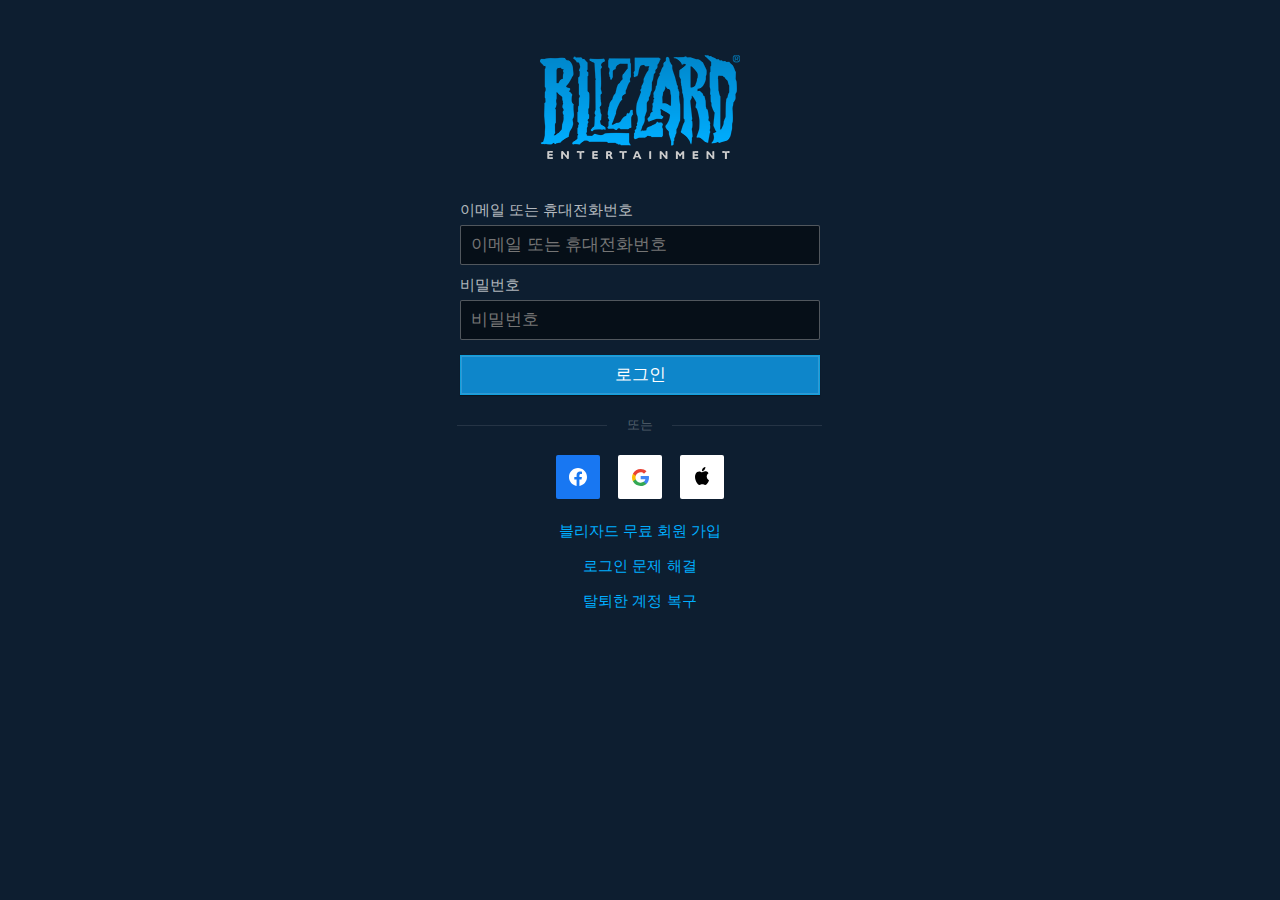
<file: login.html>
<html lang="ko">
<head>
    <meta charset="UTF-8">
    <meta name="viewport" content="width=device-width, initial-scale=1.0">
    <title>로그인 페이지</title>
    <link rel="stylesheet" href="login_style.css">
</head>
<body>
    <div class="grid-container wrapper">
        <div class="center-wrapper">
            <h1 class="logo">블리자드 계정 로그인</h1>
            <div class="input" id="login-wrapper">
                <div class="login">
                    <form action method="post" id="password-form" class="username-required">
                        <div id="login-input-container">
                            <div class="control-group">
                                <label id="accountName-label" class="control-label" for="accountName">이메일 또는 휴대전화번호</label>
                                <div class="controls">
                                    <input id="accountName" class="input-block input-large" title="이메일 또는 휴대전화번호" maxlength="320" type="text" placeholder="이메일 또는 휴대전화번호">
                                </div>
                            </div>
                            <div class="control-group">
                                <label id="password-label" class="control-label" for="password">비밀번호</label>
                                <div class="controls">
                                    <div class="blz-password-wrapper">
                                        <input id="password" class="input-block input-large" title="비밀번호" maxlength="128" type="text" placeholder="비밀번호">
                                    </div>
                                </div>
                            </div>
                            <div class="control-group submit">
                                <button type="submit" id="submit" class="btn-primary btn-block">로그인
                                    <i class="spinner-battlenet"></i>
                                </button>
                            </div>
                        </div>
                    </form>
                    <div class="thirdparty-line">
                        <span>또는</span>
                    </div>
                    <div class="useResponse social-login external-login-container">
                        <button id="facebook" class="btn-block social-icon login-facebook">
                            <i class="icon-facebook"></i>
                        </button>
                        <button id="google" class="btn-block social-icon login-google">
                            <i class="icon-google"></i>
                        </button>
                        <button id="apple" class="btn-block social-icon login-apple">
                            <i class="icon-apple"></i>
                        </button>
                    </div>
                    <ul id="help-links">
                        <li>
                            <a id="signup" href="https://kr.battle.net/account/creation/flow/create-full" tabindex="1">블리자드 무료 회원 가입</a>
                        </li>
                        <li>
                            <a id="loginSupport" href="https://us.battle.net/account/recovery/ko/?ref=&theme=blizzard&app=oauth" tableindex="1">로그인 문제 해결</a>
                        </li>
                        <li>
                            <a id="retrieveAccount" href="https://us.battle.net/account/recovery/retrieve/index.html?ref=https://us.battle.net/oauth/authorize?response_type%253Dcode%2526redirect_uri%253Dhttps%25253A%25252F%25252Fplayoverwatch.com%25252Fauth%25252Fbnet%25252Fcallback%2526scope%253Daccount.full%252520commerce.entitlements%2526client_id%253Dcc72d2c0468146f8ae723e4aa7f935a4&theme=blizzard&app=oauth" tabindex="1">탈퇴한 계정 복구</a>
                        </li>
                    </ul>
                </div>
            </div>
        </div>
    </div>
</body>
</html>
</file>
<file: top_Navbar.css>
/*  */
.Navbar{
    position: relative;
    box-sizing: border-box;
    font-size: 16px;
    font-weight: 400;
    line-height: 1.4;
    color: #fff;
    z-index: 1;
}
.Navbar a, div, img, nav, svg{
    box-sizing: border-box;
    vertical-align: baseline;
}
.Navbar svg{
    width: auto;
    height: auto;
}
/* .Navbar img{
    max-width: none;
} */
nav{
    display: block;
}

.Navbar-svgLogo{
    fill-rule: evenodd;
}
.Navbar-logo svg{
    height: 28px;
    position: absolute;
    top: 50%;
    width: 100%;
    transform: translateY(-50%);
    fill: currentColor;
}
.Navbar a{
    font-weight: 400;
    text-transform: none;
}
.Navbar-logo{
    position: relative;
    display: inline-block;
    height: 60px;
    width: 61.8px;
    color: #009ae4;
}
@media (min-width: 960px){
    .Navbar-logo{
        margin-right: 30px;
    }
}

.Navbar-items{
    display: inline-block;
    vertical-align: top;
}
.Navbar-modalToggle{
    cursor: pointer;
}
.Navbar-label{
    display: inline-block;
    height: 40px;
    line-height: 40px;
}
.Navbar-dropdownIcon svg{
    height: 14px;
    top: auto;
    fill: currentColor;
}
.Navbar-dropdownIcon{
    display: inline-block;
    width: 14px;
    height: 1px;
    margin-left: 2px;
    color: hsla(0, 0%, 100%, .3);
}
.Navbar-item{
    position: relative;
    display: inline-block;
    margin-right: 20px;
    color: hsla(0,0%,100%,.7);
    padding: 0;
    font-size: 17px;
    line-height: 1.4;
    white-space: nowrap;
    transition: color .2s, background-color .2s, border-color .2s;
}
@media (min-width: 960px){
    .Navbar-item{
        margin-right: 30px;
    }
}
.Navbar-profileItems .Navbar-item{
    margin-left: 20px;
    font-size: 15px;
    line-height: 1.4;
}
.Narvbar-account{
    margin-right: 0;
}
@media (min-width: 960px){
    .Navbar-profileItems .Navbar-item{
        margin-left: 0;
    }
    .Navbar-account{
        margin-right: 0;
    }
}
.Navbar-item{
    position: relative;
    display: inline-block;
    height: 40px;
    font-size: 15px;
    padding: 0;
    line-height: 1.4;
    font-family: Blizzard,Arial,Helvetica,Segoe UI Symbol,Segoe MDL2 Assets,맑은 고딕,Malgun Gothic,애플산돌고딕네오,AppleSDGothicNeo,애플고딕,AppleGothic,돋움,Dotum,sans-serif;
}
.Navbar-profileItems{
    position: absolute;
    top: 0;
    bottom: 0;
    right: 30px;
}
@media (min-width: 960px){
    .Navbar-profileItems{
        right: 40px;
    }
}
.Navbar-support{
    margin-left: 0;
}
/* @media (min-width: 960px){
    .Navbar-support{
        margin-left: 0;
    }
} */
.Navbar-logo{
    height: 40px;
    width: 61.8px;
    background-size: auto 28px;
}
.Navbar{
    height: 60px;
    position: relative;
    padding: 0 30px;
    white-space: nowrap;
}
.Navbar{
    height: 40px;
}
@media (min-width: 960px){
    .Navbar{
       padding: 0 40px;
    }
}
.Navbar-container{
    position: relative;
    max-width: 1600px;
    margin: 0 auto;
}
.Navbar-gameLogoImage{
    position: absolute;
    bottom: 37.5%;
    left: 50%;
    width: 64px;
    height: 64px;
    transform: translateX(-50%);
    filter: brightness(100%) contrast(100%);
}
.Navbar-gameLogoLabel{
    position: absolute;
    top: 62.5%;
    left: 15%;
    right: 15%;
    text-align: center;
    font-size: 11px;
    /* line-height: 1.4; */
    color: hsla(0, 0%, 100%, .7);
    white-space: normal;
    transition: color .2s;
}
.is-open .Navbar-gameLogo{
    width : 11%;
    position: relative;
    display: inline-block;
    height: 16.15vw;
    max-height: 130px;
    min-height: 130px;
    min-width: 80px;
    transform: translateZ(0);
    animation-name: Navbar-dropdown-drop-in-delayed;
    animation-duration: .2s;
    animation-fill-mode: backwards;
    animation-timing-function: ease-out;
}
.is-open .activision{
    width: 37%;
    animation-name: Navbar-dropdown-drop-in-delayed;
    animation-duration: .2s;
    animation-fill-mode: backwards;
    animation-timing-function: ease-out;
}
.Navbar-gameLogos{
    display: block;
    text-align: center;
    font-size: 0;
}
.Navbar-gamePublisher:first-child {
    padding-left: 0;
}
.Navbar-gamePublisher{
    display: table-cell;
    position: relative;
    vertical-align: top;
    padding: 20px 20px 15px;
}
.columns4:before{
    content: "";
    position: absolute;
    top: 20px;
    bottom: 20px;
    width: 1px;
    border-left: 1px solid hsla(0, 0%, 100%, .15);
    margin-left: -20px;
}
.Navbar-gamePublisher{
    width: 75%;
}
.Navbar-gamePublishers:first-child{
    border-top: 0;
}
.Navbar .delay-1{
    animation-delay: 50ms;
}
.Navbar .delay-2{
    animation-delay: .1s;
}
.Navbar .delay-3{
    animation-delay: .15s;
}
.Navbar .delay-4{
    animation-delay: .2s;
}
.Navbar .delay-5{
    animation-delay: .25s;
}
.Navbar .delay-6{
    animation-delay: .3s;
}
.Navbar .delay-7{
    animation-delay: .35s;
}
.Navbar .delay-8{
    animation-delay: .4s;
}
.Navbar .delay-9{
    animation-delay: .45s;
}
.Navbar .delay-10{
    animation-delay: .5s;
}
.Navbar .delay-11{
    animation-delay: .55s;
}
.Navbar .delay-12{
    animation-delay: .6s;
}
.Navbar .delay-13{
    animation-delay: .65s;
}
.Navbar .delay-14{
    animation-delay: .7s;
}
.Navbar .delay-15{
    animation-delay: .75s;
}
.Navbar-esportLabel{
    padding: 0 5px;
    margin-bottom: 20px;
    font-size: 13px;
    font-weight: 400;
    transition: color .2s;
}
@media (min-width: 1200px){
    .Navbar-esportLabel{
        padding: 0 20px;
    }
}
.Navbar-modalSection .esportImage{
    width: 14vw;
    height: 12.5vw;
    max-width: 192px;
    filter: brightness(100%) contrast(100%);
    transition: filter .2s;
    border-collapse: separate;
}
.is-open .Navbar-esport{
    display: table-cell;
    position: relative;
    width: 16vw;
    max-width: 192px!important;
    font-size: 13px;
    color: hsla(0, 0%, 100%, .7);
    animation-name: Navbar-dropdown-drop-in-delayed;
    animation-duration: .2s;
    animation-fill-mode: backwards;
    animation-timing-function: ease-out;
}
@media (min-width: 1200px){
    .Navbar-esport {
        padding: 20px 0;
        font-size: 15px;
    }
}
.Navbar-modalSection .Navbar-esportsLogos{
    display: table;
    position: relative;
    margin: 0 auto;
}
.Navbar-modalSection{
    padding: 0;
    text-align: center;
}
.Navbar-modalSection:first-child{
    border-top: 0;
}
.is-open .Navbar-gamPublisherLabel{
    margin-bottom: 10px;
    text-align: left;
    font-size: 13px;
    text-transform: uppercase;
    color: hsla(0, 0%, 100%, .5);
    animation-name: Navbar-dropdown-fade-in;
    animation-duration: .2s;
    animation-fill-mode: backwards;
    animation-timing-function: ease-out;
}
@keyframes Navbar-dropdown-fade-in{
    0%{
        opacity: 0;
    }
    100%{
        opacity: 1;
    }
}
.Navbar-gamePublishers{
    display: table;
    position: relative;
    width: 100%;
    max-width: 1600px;
    margin: 0 auto;
    padding: 0 30px;
}
@media (min-width: 960px){
    .Navbar-gamePublishers{
        padding: 0 40px;
    }
}
/* .Navbar-modal{
    z-index: 3;
} */
.Navbar-dropdown{
    position: absolute;
    display: none;
    top: 39px;
    background-color: rgba(21, 26, 35, .95);
    background: radial-gradient(ellipse farthest-side at center top,#283244 0,rgba(21,26,35,.95) 100%);
    border: 1px solid hsla(0, 0%, 100%, .15);
    opacity: 0;
    box-shadow: 0 8px 17px 0 rgba(0,0,0,.2);
    left: 0;
    right: 0;
}
.Navbar-modals .is-open{
    opacity: 1;
    display: block;
    /* z-index: 3; */
    animation-name: Navbar-dropdown-drop-in-delayed;
    animation-duration: .2s;
    animation-fill-mode: backwards;
    animation-timing-function: ease-out;
}
@keyframes Navbar-dropdown-drop-in-delayed{
    0%{
        opacity: 0;
        transform: translateY(-20%);
    }
    100%{
        opacity: 1;
        transform: translateY(0%);
    }
}
/* .Navbar-modals {
    position: absolute;
    top: 0;
    left: 0;
    right: 0;
    white-space: normal;
} */
.Navbar-modalContent{
    z-index: 1;
    position: relative;
    border-right: 1px solid #4b535d;
}
.Navbar{
    z-index: 80;
    position: relative;
    font-size: 16px;
    font-weight: 400;
    line-height: 1.4;
    color: #fff;
}
/* @media (min-width: 1280px){
    .Navbar {
        background-color: #0b0d12;
    }
} */
.Navbar{
    font-family: Open Sans,Arial,Helvetica,Segoe UI Symbol,Segoe MDL2 Assets,맑은 고딕,Malgun Gothic,애플산돌고딕네오,AppleSDGothicNeo,애플고딕,AppleGothic,돋움,Dotum,sans-serif;
    background-color: #0b0d12;
}
</file>
<file: ow_Navbar_new_1.css>
.ow-SiteNav{
    display: flex;
    position: absolute;
    font-family: Noto Sans KR, sans-serif;
    font-style: normal;
    font-weight: 400;
    letter-spacing: .5px;
    /* margin: auto; */
    max-width: 1600px;
    width: calc(100% - 42px);
    z-index: 80;
    height: 50px;
    font-size: 14px;
    color: #4b535d;
    background-color: #f2f1ed;
    -webkit-transition: height .2s;
    transition: height .2s;
    top: 80px;
    left: 50%;
    /* -webkit-transform: translate(-50%); */
    transform: translate(-50%);
}
@media (max-width: 1279px){
    .ow-SiteNav{
        /* width: 70vw; */
        height: 6%;
        font-size: 14px;
    }
}
.ow-SiteNav-logo{
    justify-content: flex-start;
    margin-left: -1;
    /* width: 52px; */
    height: 48px;
    background-color: #353c42; 
    transition: background-color .2s, width .2s;
    border-right-width: 0;
    border-radius: 2px 0 0 2px;
    border: 1px solid#4b535d;
}
@media (max-width: 1279px){
    .ow-SiteNav-logo{
        height: 98%;
    }
}
.ow-SiteNav-logo .Svg-icon{
    height: 100%;
    padding: 6px 8px;
}
.ow-SiteNav-item {
    position: relative;
    height: 100%;
}
.ow-SiteNav-item .Svg-icon{
    width: 20px;
    /* height: 20px; */
    margin-left: 6px;
}
.ow-SiteNav-item:before{
    content: "";
    position: absolute;
    top: 50%;
    transform: translateY(-50%);
    height: 65%;
    width: 1px;
    background-color: #e5e3dc;
}
.ow-SiteNav-item a{
    color: currentColor;
}
.ow-SiteNav-section{
    position: relative;
    display: inline-flex;
    background-color: #f2f1ed;
    /* border: 1px solid brown; */
}
.ow-SiteNav-items{
    position: relative;
    display: inline-flex;
    height: 100%;
}
.ow-SiteNav-item {
    position: relative;
    height: 100%;
}
.ow-SiteNav-link{
    position: relative;
    height: 100%;
    display: flex;
    padding : 0 20px;
    align-items: center;
    white-space: nowrap;
    transition: background-color .2s, color .2s, fill .2s;
    transform-origin: center;
    /* border: 1px solid gray; */
}
.ow-SiteNav-section-right{
    flex: 1 0 auto;
    justify-content: flex-end;
}
.ow-SiteNav .ow-SiteNav-button{
    /* position: absolute; */
    display: inline-flex;
    z-index: 1;
    height: 100%;
    padding: 0 20px;
    justify-content: center;
    align-items: center;
    min-width: 0;
    background-color: #f06414;
    color: #fff;
    border-radius: 2px;
    margin-right: -1px;
}
.ow-SiteNav-button:hover{
    background-color: #f05a03;
}
.Button{
    color: #fefefe;
}
@media only screen and (min-width: 962px){
    .ow-SiteNav {
        display: flex;
        font-size: 16px;
    }
}
@media only screen and (min-width: 1280px){
    .ow-SiteNav {
        display: flex;
    }
    .ow-SiteNav-button {
        padding: 12px 20px;
    }
    .Button{
        font-size: 21px;
    }
}
</file>
<file: headersection_new.css>
.HeaderSection{
    position: relative;
    height: 79vh;
    min-height: 600px;
    overflow: visible;
}
@media (min-width: 1280px){
    .HeaderSection {
        display: block;
        width: auto;
        position: relative;
        margin: auto;
        z-index: 2;
    }
}
.HeaderSection-video{
    position: absolute;
    top: 50%;
    left: 50%;
    transform: translate(-50%, -50%);
    /* min-width: 100%;
    min-height: 100%; */
}
@media (min-width: 640px){
    .HeaderSection-video{
        display: block;
    }
}
.HeaderSection-inner{
    /* position: relative; */
    text-align: center;
    position: absolute;
    top: 50%;
    transform: translateY(-50%);
    max-width: 1600px;
}
@media (min-width: 1280px){
    .HeaderSection-inner {
        margin-top: 45px;
    }
}
.Container{
    width: 100%;
    padding-left: 10px;
    padding-right: 10px;
    margin: 0 auto;
    max-width: 1600px;
}
@media (min-width: 640px){
    .Container{
        padding-left: 20px;
        padding-right: 20px;
    }
}
h1 {
    font-weight: 400;
    font-variant: normal;
    margin: 0;
    display: block;
}
@media only screen and (min-width: 640){
    h1{
        font-size: 7.6rem;
    }
}
@media only screen and (min-width: 1280px){
    h1{
        font-size: 6.1rem;;
    }
}
.HeaderSection-title{
    line-height: 1em;
}
h1, h2 {
    font-family: Koverwatch,sans-serif;
    font-style: normal;
    line-height: normal;
}
.HeaderSection-logo {
    width: 75%;
    max-width: 900px;
    min-width: 300px;
    fill: #fff;
    margin-top: -2.3%;
}
@media (min-width: 960px){
    .HeaderSection-logo {
        width: 60%;
    }
}
@media (min-width: 640px){
    .HeaderSection-ctaWrapper{
        margin-left: -30px;
    }
}
.HeaderSection-cta {
    font-family: FuturaNo2D,Century Gothic,AppleGothic,sans-serif;
    font-style: normal;
    font-weight: 700;
    letter-spacing: .5px;
    font-size: 16px;
    line-height: 16px;
    position: relative;
    min-width: 200px;
    border-radius: 2px;
    background: none;
    /* z-index: 1; */
    color: #fff;
    border: none;
    padding: 7px 15px;
    display: inline-flex;
    justify-content: center;
    align-items: center;
}
.HeaderSection-cta {
    font-style: normal;
    font-weight: 700;
    letter-spacing: .5px;
    font-size: 16px;
    line-height: 16px;
    position: relative;
    border-radius: 2px;
    z-index: 1;
    color: #fff;
    background-color: #f06414;
    padding: 7px 15px;
    display: inline-flex;
    justify-content: center;
    align-items: center;
    opacity: .9;
}
.HeaderSection-cta-buying:hover{
    background-color: #f05a03;
    transform: scale(1.02);
}
.HeaderSection-cta-trailer:hover{
    background-color: #018eec;
    transform: scale(1.02);
}
@media (min-width: 1280px){
    .HeaderSection-cta{
        font-size: 21px;
        line-height: 21px;
        padding: 12px 20px;
    }
}
.HeaderSection-cta-trailer {
    font-family: FuturaNo2D,Century Gothic,AppleGothic,sans-serif;
    font-style: normal;
    font-weight: 700;
    letter-spacing: .5px;
    font-size: 16px;
    line-height: 16px;
    position: relative;
    min-width: 200px;
    border-radius: 2px;
    background: none;
    z-index: 1;
    color: #fff;
    background-color: #007dd1;
    border: none;
    padding: 7px 15px;
    display: inline-flex;
    justify-content: center;
    align-items: center;
    opacity: .9;
}
@media (min-width: 1280px){
    .HeaderSection-cta-trailer {
        font-size: 21px;
        line-height: 21px;
        padding: 12px 20px;
    }
}
.HeaderSection-cta, 
.HeaderSection-cta-trailer {
    width: auto;
    margin: 19.8px auto 0;
    max-width: 30ch;
    display: flex;
}
@media (min-width: 640px){
    .HeaderSection-cta, .HeaderSection-cta-trailer {
        display: inline-flex;
        min-width: 13em;
        margin-left: 30px;
        max-width: none;
    }
}
.HeaderSection-cta {
    font-family: Noto Sans KR,sans-serif;
    font-weight: 400;
}
.HeaderSection-platformWrapper {
    display: flex;
    justify-content: center;
    font-size: 34px;
    margin-top: 1em;
    margin-left: auto;
    margin-right: auto;
}
.HeaderSection-platformIcon{
    fill: #fff;
}
.platformIcon-pc{
    height: 1.3em;
    width: 1.3em;
    max-width: 7.0425%;
    margin: 0 .25em;
}
.platformIcon-ns, .platformIcon-psn {
    height: 1em;
    width: 4.719em;
    max-width: 25.57%;
    margin: .1em .33em;
}
.platformIcon-xbl {
    height: 1em;
    width: 4.969em;
    max-width: 26.9225%;
    margin: .125em .33em;
}
.VidControl-inner-play{
    display: none;
}
.VidControl-icon{
    height: .6em;
    width: .6em;
    fill: #fff;
}
.VidControl-text{
    display: inline-block;
    vertical-align: middle;
    color: #fff;
    margin-bottom: 2px;
    font-weight: 500;
}
.VidControl-button{
    position: relative;
    display: inline-flex;
    border-radius: 2px;
    z-index: 1;
    -webkit-font-smoothing: antialiased;
    letter-spacing: .5px;
    color: #fff;
    background-color: #f06414;
    justify-content: center;
    align-items: center;
    vertical-align: middle;
    margin-right: .3em;
    border-radius: 2px;
    opacity: .9;
}
@media (min-width: 1280px){
    .VidControl-button{
        /* padding: .3em; */
        font-size: 21px;
        line-height: 21px;
        padding: 12px 20px;
    }
}
@media (min-width: 1280px){
    .VidControl-button{
        padding: .3em;
    }
}
.VidControl-button{
    font-family: Noto Sans KR,sans-serif;
    font-weight: 400;
}
.VidControl{
    cursor: pointer;
    position: absolute;
    left: 10px;
    bottom: 20px;
    letter-spacing: .5px;
}
@media (min-width: 1280px){
    .VidControl{
        font-size: 21px;
        line-height: 21px;
    }
}
@media (min-width: 640px){
    .VidControl{
        left: 40px;
    }
}
@media (min-width: 1280px){
    .VidControl{
        bottom: 60px;
    }
}
.VidControl{
    font-family: Noto Sans KR,sans-serif;
    font-weight: 400;
}
</file>
<file: mystyle_new.css>
a{
    text-decoration: none;
}
a, p, span{
    white-space: normal;
}
ul{
    list-style: none;
    margin-block-start: 0;
    margin-block-end: 0;
    padding-inline-start: 0;
}
/* nav{
    display: block;
} */
#site{
    overflow: hidden;
    /* display: block; */
}
nav, section{
    display: block;
}
svg{
    fill: currentColor;
}
/* hr{
    border: 0;
} */
h4{
    font-size: 1rem;
    font-weight: 700;
    line-height: normal;
}
/*  */


@media (min-width: 768px){
    body, html{
        font-size: 17px;
    }
}
@media (min-width: 992px){
    body, html {
        font-size: 18px;
    }
}
@media (min-width: 1200px){
    body, html {
        font-size: 19px;
    }
}
body{
    color: #333;
    fill: #333;
    padding: 0;
    margin: 0;
    background-color: #f6f6f6;
    max-width: 100%;
    overflow-x: hidden;
    font-size: 1.6rem;
    font-style: normal;
    font-variant: normal;
    font-weight: 400;
    line-height: 1.4;
}
body, html {
    width: 100%;
    display: block;
    font-size: 16px;
    font-family: "Roboto",Helvetica Neue,Helvetica,Arial,Noto Sans,sans-serif;
    box-sizing: border-box;
    word-break: keep-all;
}
</file>
<file: footer.css>
.SocialModule{
    padding: 12px 0;
    width: 100%;
    max-width: 1250px;
    margin: 0 auto;
    /* transition: opacity .2s; */
}
.overwatch-footer{
    position: relative;
    background-image: url(https://static.playoverwatch.com/img/pages/buy/buy-bar-bg-3c956a1db2.jpg);
    text-align: center;
    /* z-index: -1;
    color: #f6f6f6;
    fill: #f6f6f6; */
}
.footer-rule{
    margin: 0;
    padding: 0;
    border-bottom: 2px solid #cacaca;
    opacity: .1;
}
.SocialModule-title{
    margin-top: 4px;
    margin-bottom: 10px;
    font-family: Big Noodle Too,impact,sans-serif;
    font-style: italic;
    color: #f6f6f6;
}
.SocialModule-links{
    margin: 8px auto;
    display: flex;
    justify-content: center;
}
.SocialModule-linkItem{
    position: relative;
    width: 54px;
    height: 54px;
    margin: 0 12px;
}
.SocialIcon{
    /* position: relative; */
    position: absolute;
    display: block;
    width: 100%;
    height: 100%;
    border: 1px solid gray;
    border-radius: 50%;
    /* width: 75%;
    height: 75%; */
    /* top: 50%;
    left: 50%; */
    opacity: .5;
    transition: opacity .2s;
    /* border: 1px solid grey; */
}
.SocialIcon svg, .SocialIcon-linkImage{
    position: absolute;
    top: 50%;
    left: 50%;
    transform:translate(-50%, -50%);
    width: 75%;
    height: 75%;
    fill: #f6f6f6;
    border: 2px solid gray;
    border-radius: 50%;
}
/* .footer-container> */
.NavbarFooter{
    font-family: "Open Sans,Arial,Helvetica,Segoe UI Symbol,Segoe MDL2 Assets,맑은 고딕,Malgun Gothic,애플산돌고딕네오,AppleSDGothicNeo,애플고딕,AppleGothic,돋움,Dotum,sans-serif";
    font-size: 16px;
    position: relative;
    text-align: center;
    background-color: rgb(241, 240, 240);
}
.NavbarFooter-logoContainer{
    padding : 50px 0 30px;
}
.NavbarFooter-logo{
    display: block;
    position: relative;
    width: 128px;
    height: 66px;
    margin: 0 auto;
}
.NavbarFooter-logoUpper{
    color: #00aeff;
}
/* .NavbarFooter-logo svg{
    position: absolute;
} */
.entertainment{
    font-family: Open Sans, sans-serif;
    font-size: 7px;
    font-weight: 600;
    color: rgb(51, 51, 51);
    letter-spacing: .5em;
    margin-top: 0;
}
.NavbarFooter-links{
    display: flex;
    justify-content: center;
    align-items: center;
    color: rgba(0, 0, 0, .8);
    padding-bottom: 20px;
}
.NavbarFooter-links div{
    display : inline-flex;
}
.NavbarFooter-copyright{
    font-family: Blizzard,Arial,Helvetica,Segoe UI Symbol,Segoe MDL2 Assets,맑은 고딕,Malgun Gothic,애플산돌고딕네오,AppleSDGothicNeo,애플고딕,AppleGothic,돋움,Dotum,sans-serif;
    text-transform: uppercase;
}
@media (min-width: 480px){
    .NavbarFooter-copyright, .NavbarFooter-trademark{
        font-size: 13px;
        color: rgba(0, 0, 0, .8);
    }
}
.NavbarFooter-trademark a{
    color:#f06414;
}
#backsentence{
    margin-left: -5;
}
.NavbarFooter-additionalLegal{
    word-break: keep-all;
    color: rgba(0, 0, 0, .5);
    margin-bottom: 30px;
    vertical-align: top;
}
.NavbarFooter-additionalLegal a{
    color: rgba(0, 0, 0, .7);
    font-weight: 700;
}
@media (min-width: 480px){
    .NavbarFooter-additionalLegal{
        font-size: 11px;
    }
}
.NavbarFooter-legalRatings{
    margin-bottom: 30px;
}
.NavbarFooter-legalRatingWrapper{
    margin-top: 15px;
}
@media only screen and (min-width: 640px){
    h4{
        font-size: 1.5rem;
    }
}
</file>
<file: login_style.css>
/* h1{
    font-size: 35px;
    font-weight: 300;
    line-height: 40px;
    color: #fff;
    margin: 0 0 33px 0;
} */
ul{
    display: block;
    padding: 0;
}
#help-links, .text-center, body .thirdparty-line, body .thirdpart{
    text-align: center;
}
#help-links li{
    line-height: 20px;
    margin-bottom: 15px;
}
#help-links a{
    text-decoration: none;
    color: #00aeff;
    transition: color .2s;
}
#help-links{
    list-style: none;
    margin: 10px 0;
}
.thirdparty-line span:before, .thirdparty-line span:after{
    content: "";
    position: absolute;
    top: 50%;
    width: 150px;
    height: 1px;
    background-color: rgba(255,255,255,.1);
}
.thirdparty-line span:after{
    left: 98%;
    margin-left: 20px;
}
.thirdparty-line span:before{
    right: 100%;
    margin-right: 20px;
}
.thirdparty-line span{
    position: relative;
    display: inline-block;
}
.thirdparty-line{
    font-size: 13px;
    color: rgba(255,255,255,.3);
    display: block;
    white-space: nowrap;
    margin: 14px 0 20px;
}
.btn-block{
    display: block;
    cursor: pointer;
    width: 100%;
    margin: 0;
    padding: 9px 30px;
    font-size: 17px;
    line-height: 20px;
    height: 40px;
}
/* #login-wrapper button#submit{
    margin-top: 5px;
    margin-bottom: 6px;
} */
.btn-primary{
    margin-top: 5px;
    margin-bottom: 6px;
    color: #fff;
    background-color: #0e86ca;
    border: 1px solid #10a1de;
    transition: background-color .2s;
    box-shadow: 0 1px 1px rgba(0,0,0,0.3), 0 0 0 1px rgba(255,255,255,0.15) inset;
}
.social-icon{
    margin: 0 9px;
    width: 44px;
    height: 44px;
    padding: 13px;
    border: none;
    border-radius: 2px;
    margin-bottom: 12px;
}
.icon-facebook{
    display: inline-block;
    margin-left: 0;
    margin-right: 0;
    background: url("./images/login/facebook-logo-white.42pqh.svg");
    opacity: 1;
    width: 18px;
    height: 18px;
}
.login-facebook{
    background-color: #1877F2;
}
.icon-google{
    display: inline-block;
    margin-left: 0;
    margin-right: 0;
    background-image: url('./images/login/google-logo-color.3heUj.svg');
    opacity: 1;
    height: 17px;
    width: 17px;
    margin-top: 0;
}
.icon-apple{
    display: inline-block;
    /* margin-left: 0;
    margin-right: 0; */
    background: url('./images/login/apple-logo-black.067En.svg');
    opacity: 1;
    height: 18px;
    width: 14.5px;
    margin-top: -2px;
}
.login-google, .login-apple{
    background-color: #fff;
}
.external-login-container{
    display: flex;
    flex-flow: row wrap;
    justify-content: center;
    align-items: center;
    margin: 0 -9px;
}
input{
    font-weight: 400;
    outline: 0;
}
.input-block{
    /* display: inline-block;
    vertical-align: middle; */
    width: 100%;
    height: 40px;
    margin: 5px 0;
    padding: 0 10px;
    font-size: 17px;
    color: rgba(255,255,255,0.7);
    background-color: rgba(0,0,0,0.5);
    border: 1px solid rgba(255,255,255,0.3);
    border-radius: 2px;
}
.control-group:before, .control-group:after {
    content: ".";
    font-size: 0;
    line-height: 0;
    display: block;
    overflow: hidden;
    visibility: hidden;
    width: 0;
    height: 0;
}
.control-group{
    margin-bottom: 5px;
}
form{
    margin: 0;
}
.login{
    width: 100%;
    max-width: 360px;
    margin-left: auto;
    margin-right: auto;
}
#login-wrapper{
    min-width: 290px;
    max-width: 500px;
    margin: 0 auto 200px;
    padding: 0 20px;
}
.logo{
    width: 200px;
    height: 105px;
    text-indent: -9999px;
    background-image: url("./images/login/blizzard-default.1C4OH.png");
    margin: 0 auto;
}
body .logo{
    margin-top: 55px;
    margin-bottom: 40px;
    display: block;
}
.grid-container:before, .grid-container:after {
    content: ".";
    font-size: 0;
    line-height: 0;
    display: block;
    overflow: hidden;
    visibility: hidden;
    width: 0;
    height: 0;
}
.grid-container{
    padding: 10px;
    box-sizing: border-box;
    margin-left: auto;
    margin-right: auto;
    max-width: 1200px;
    /* padding-left: 40px;
    padding-right: 40px; */
}
.grid-container.wrapper{
    position: relative;
    min-height: 100%;
    padding: 0;
}
body{
    word-break: keep-all;
    background-image: url("https://bnetus-a.akamaihd.net/login/static/images/login/background/login-background-1920.3f7pb.jpg");
    color: rgba(255,255,255,0.7);
    background-color: #0d1e30;
    font-family: "Blizzard","Arial","Helvetica","Segoe UI Symbol","Segoe MDL2 Assets","Malgun Gothic","AppleSDGothicNeo","AppleGothic","Dotum","Segoe UI Symbol","Segoe MDL2 Assets",sans-serif;
    min-width: 320px;
    font-size: 15px;
    line-height: 20px;
    margin: 0;
}
html{
    font-family: sans-serif;
}
.body, html{
    height: 100%;
    background: #202020;
}
</file>
